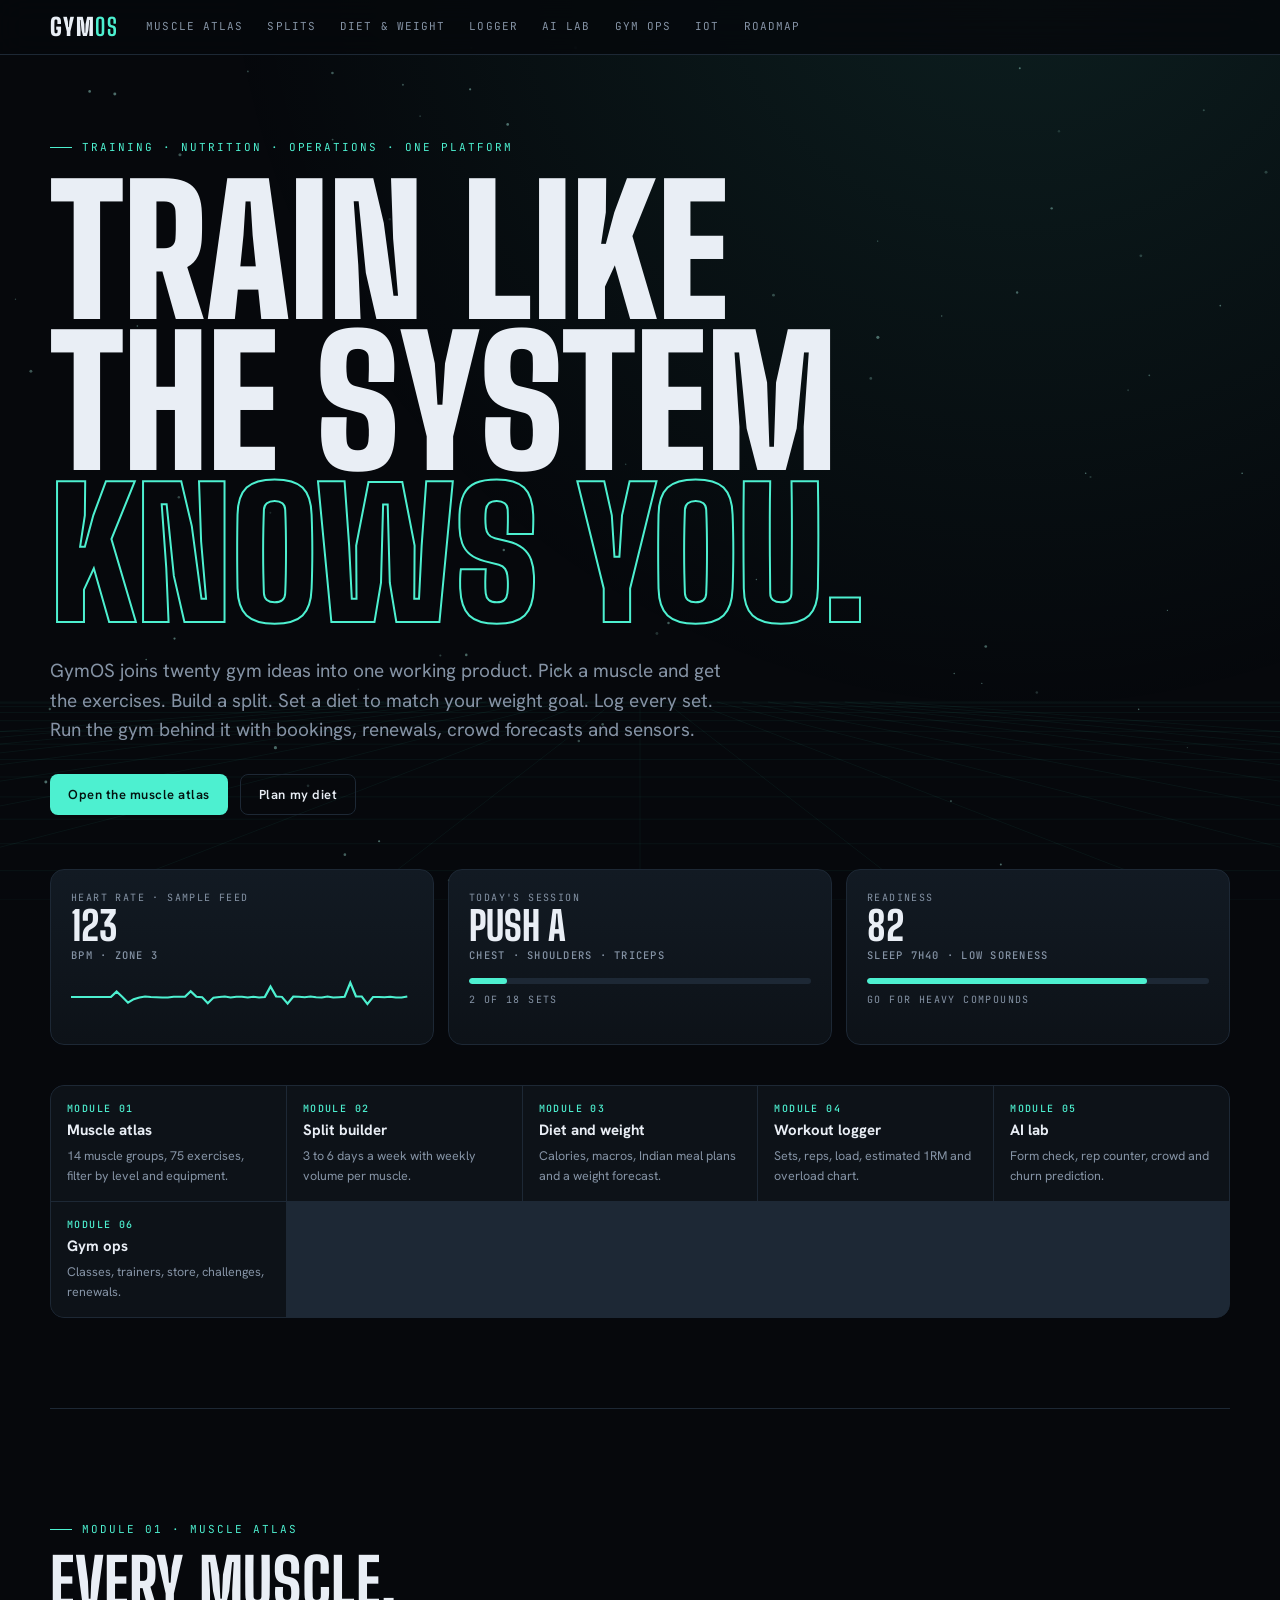
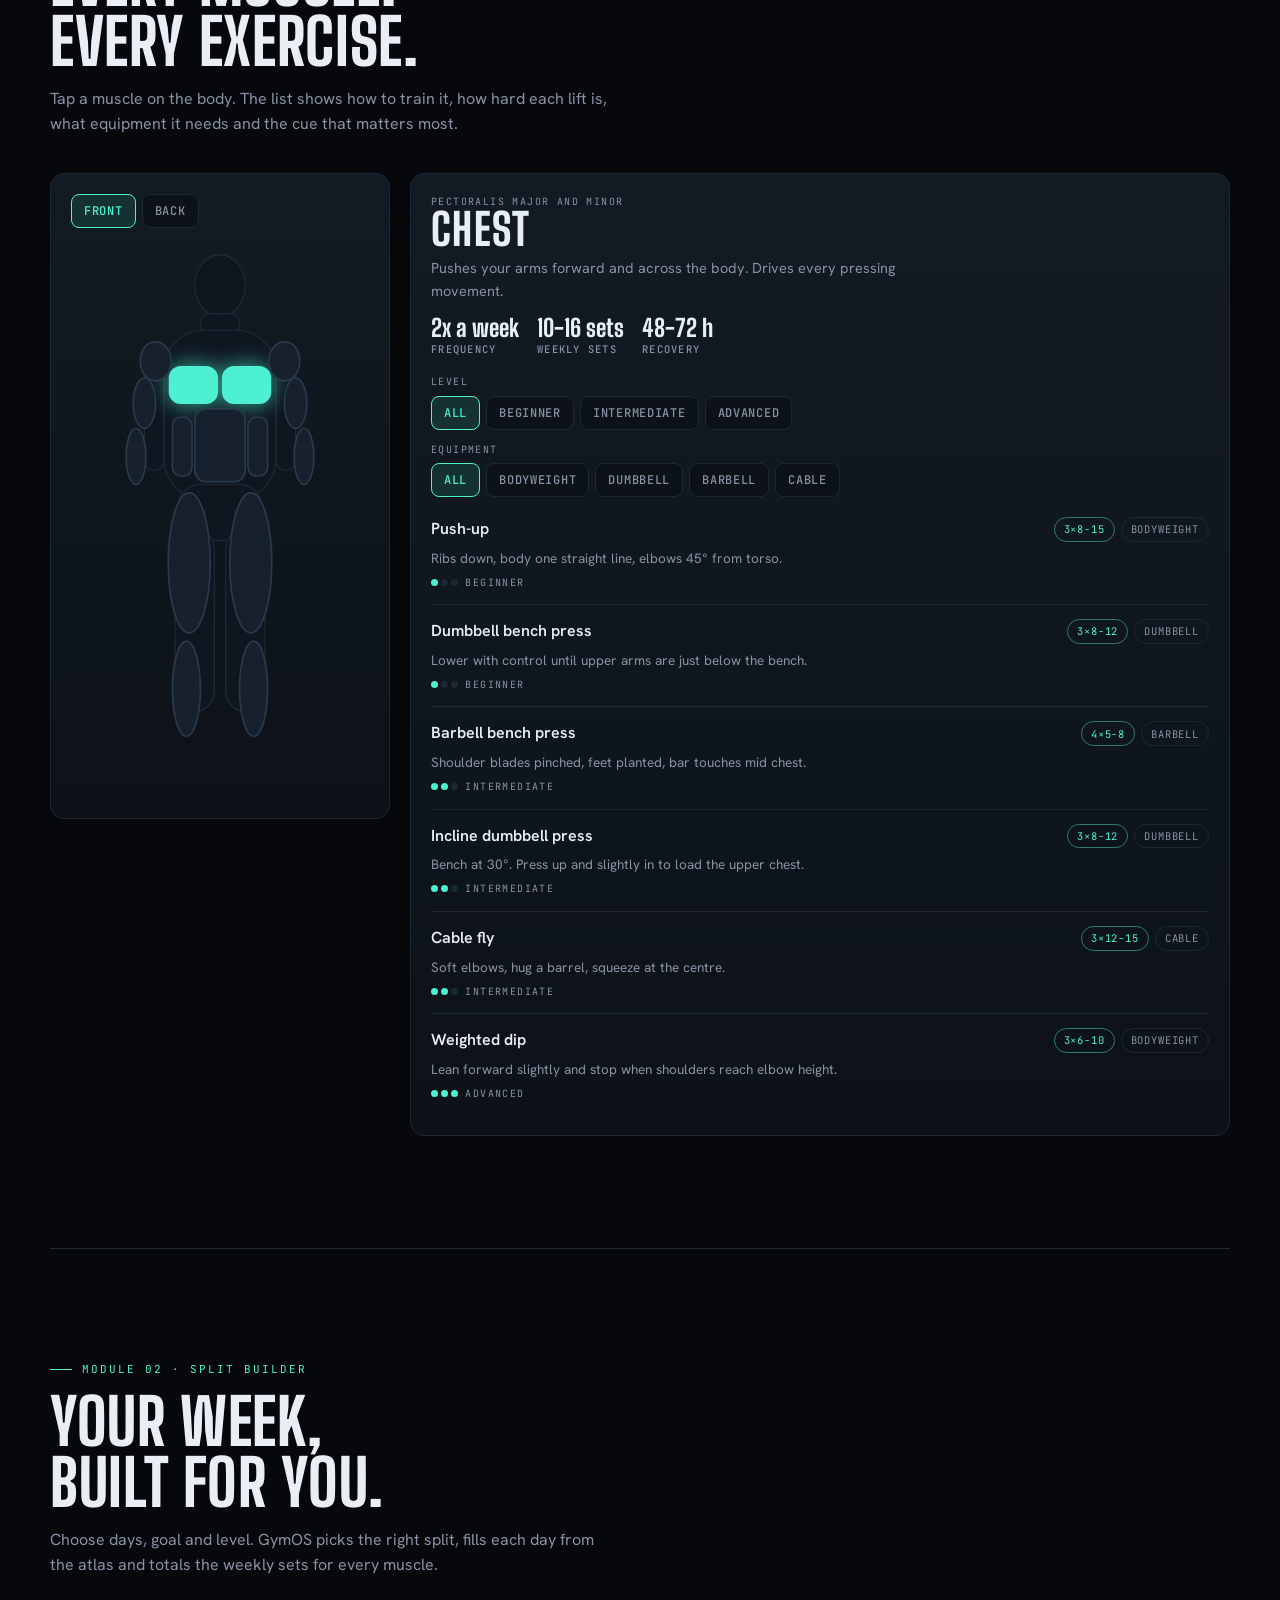
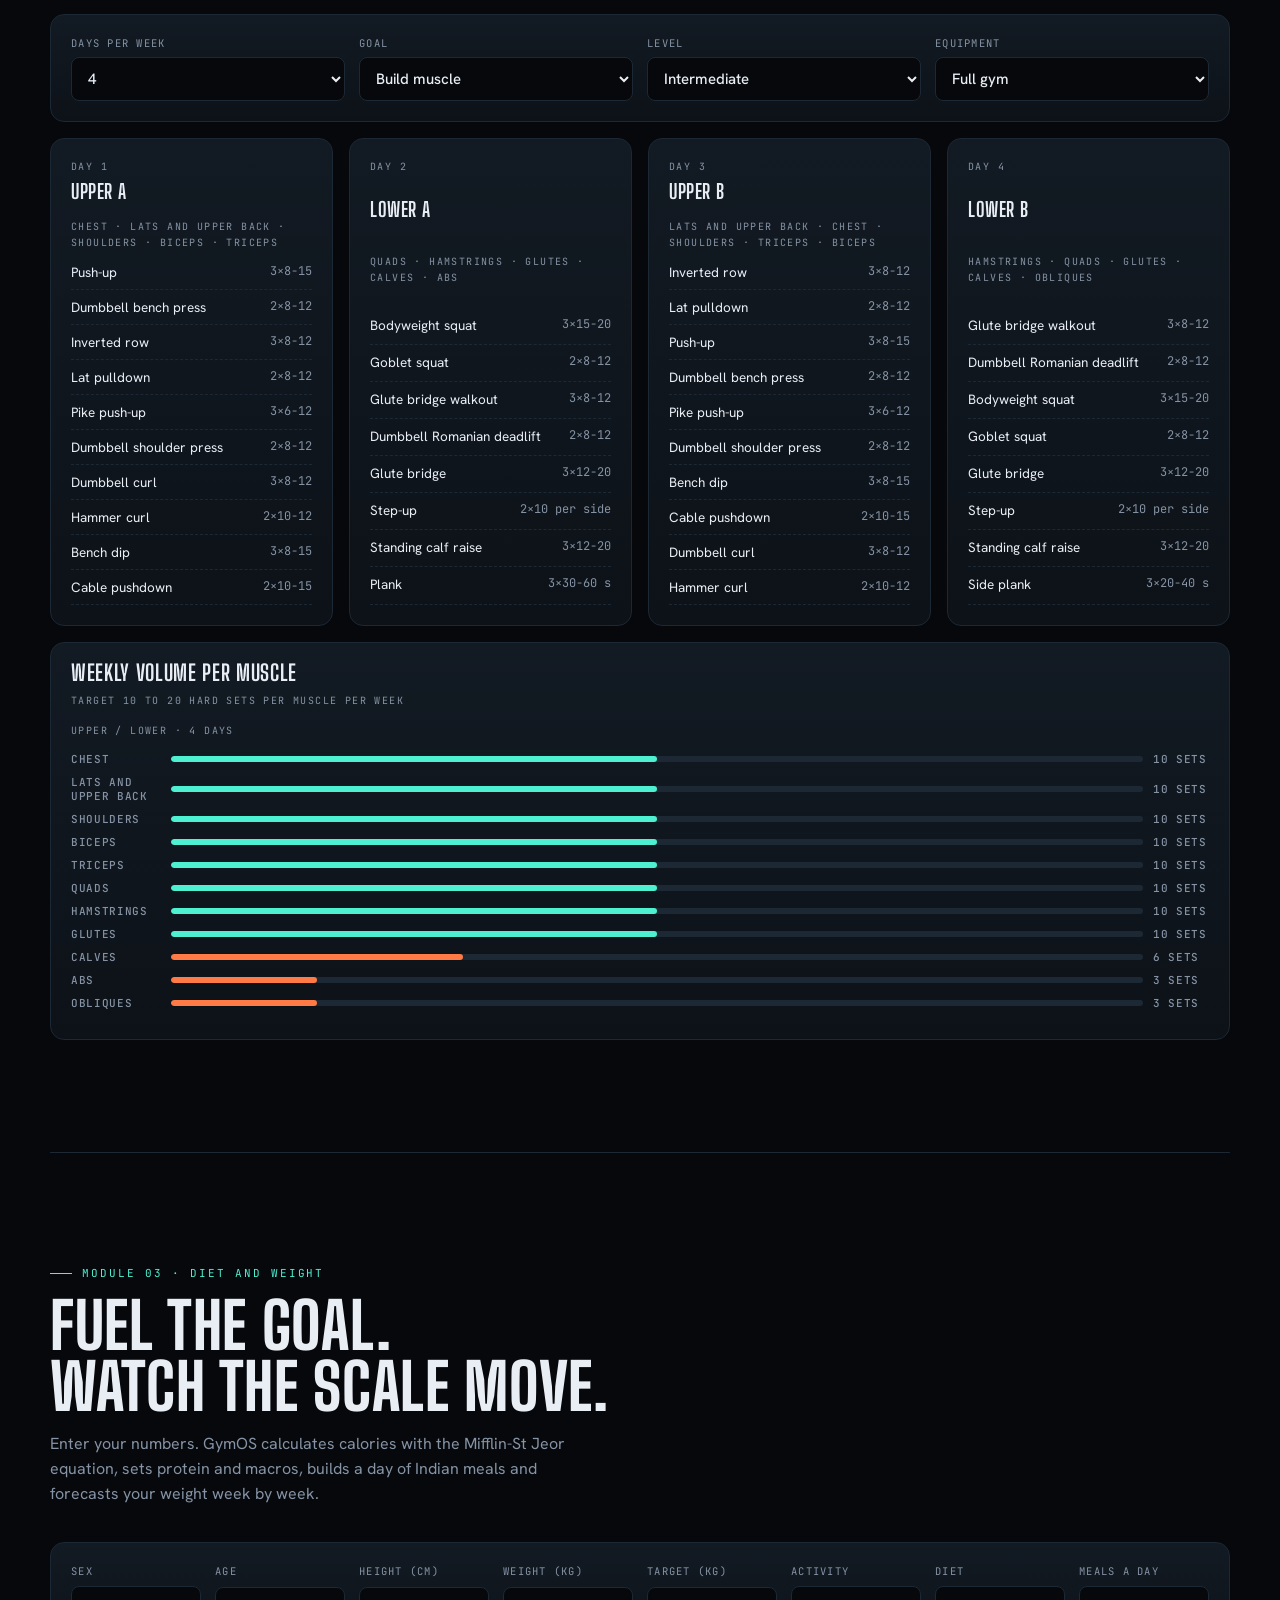
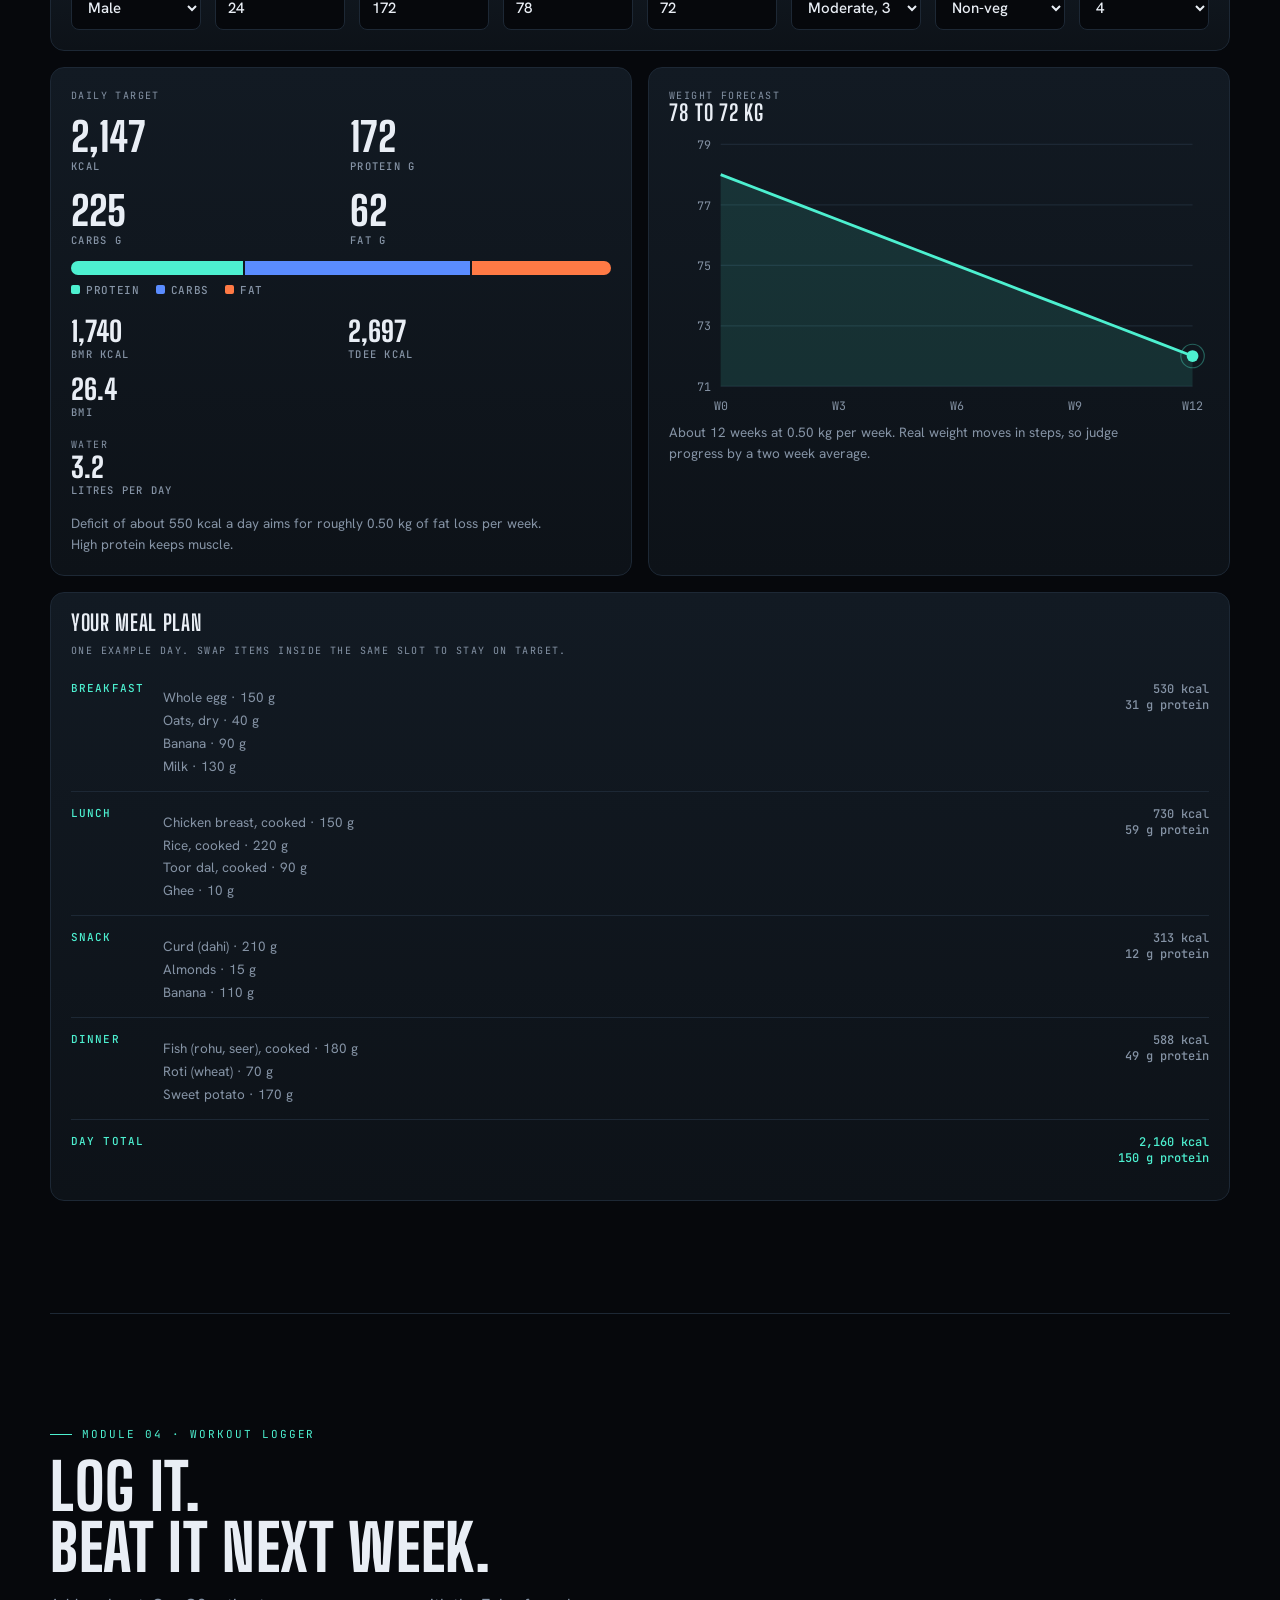
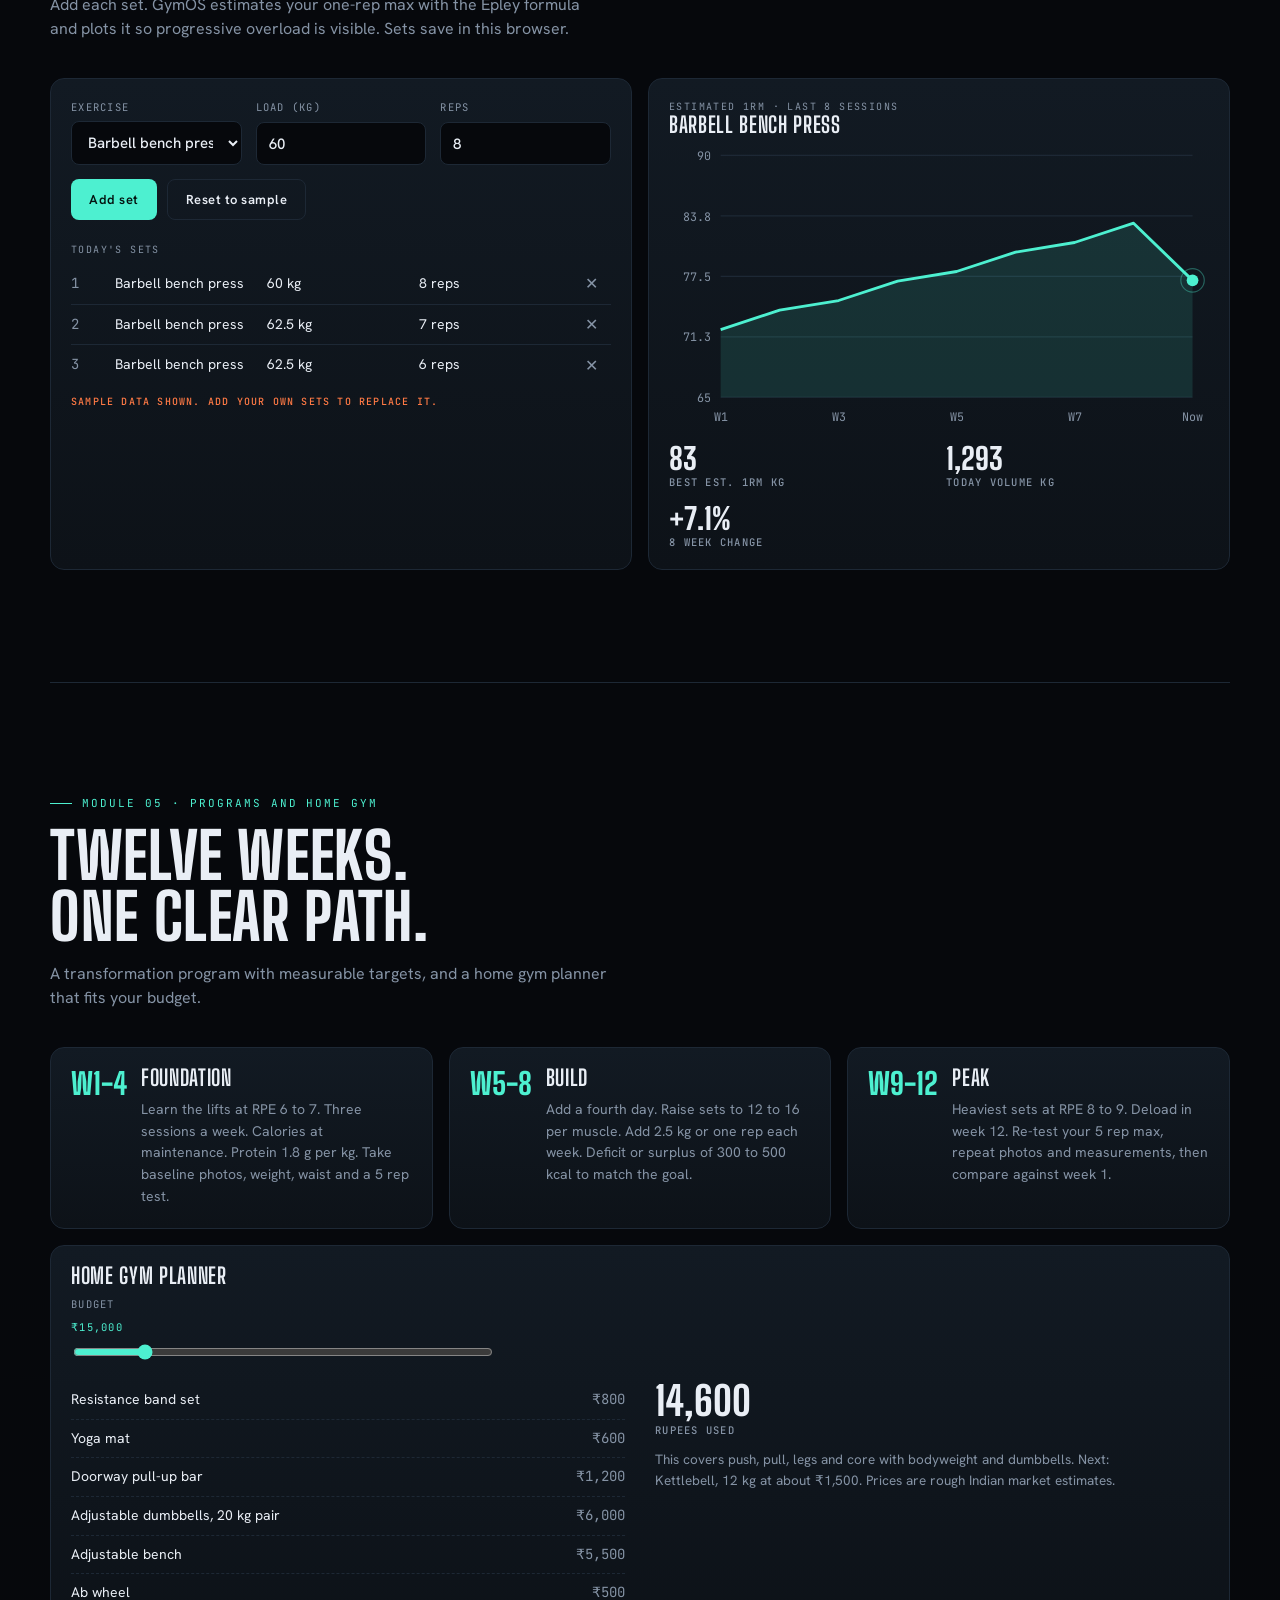
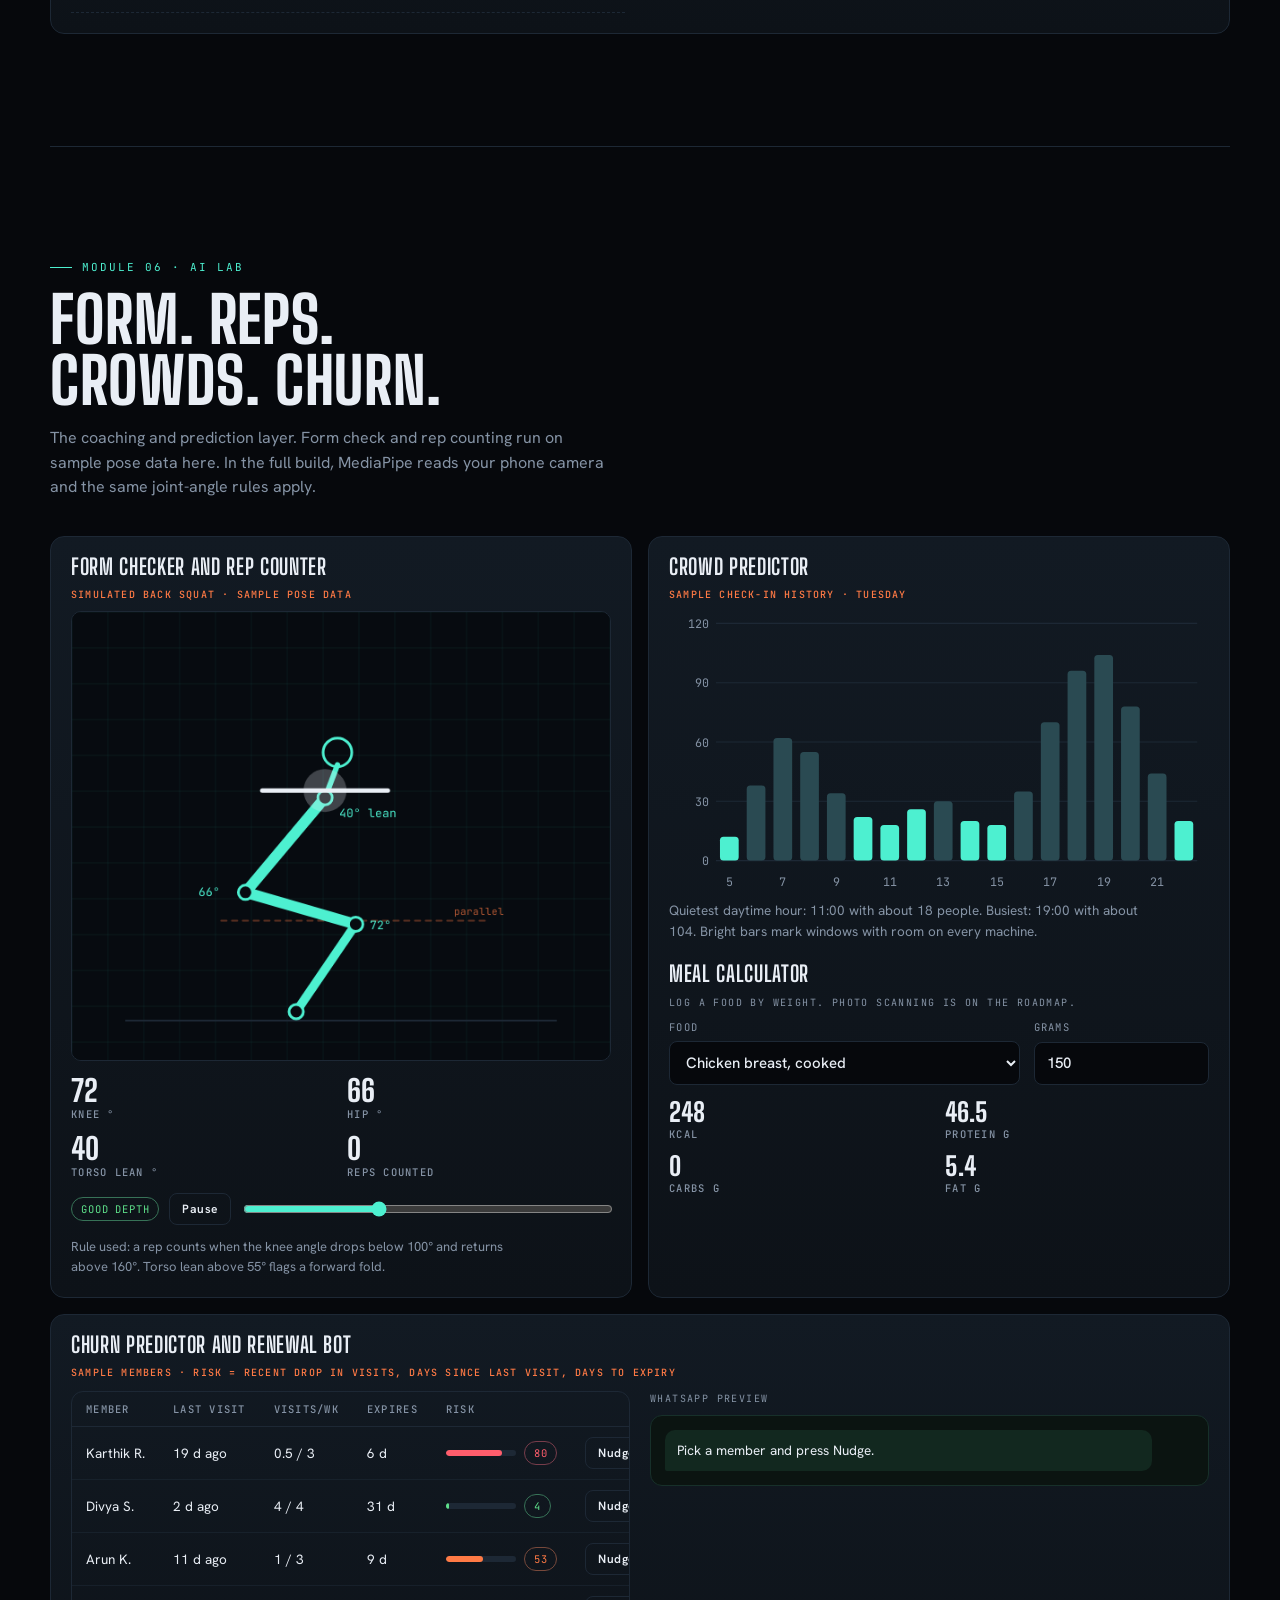
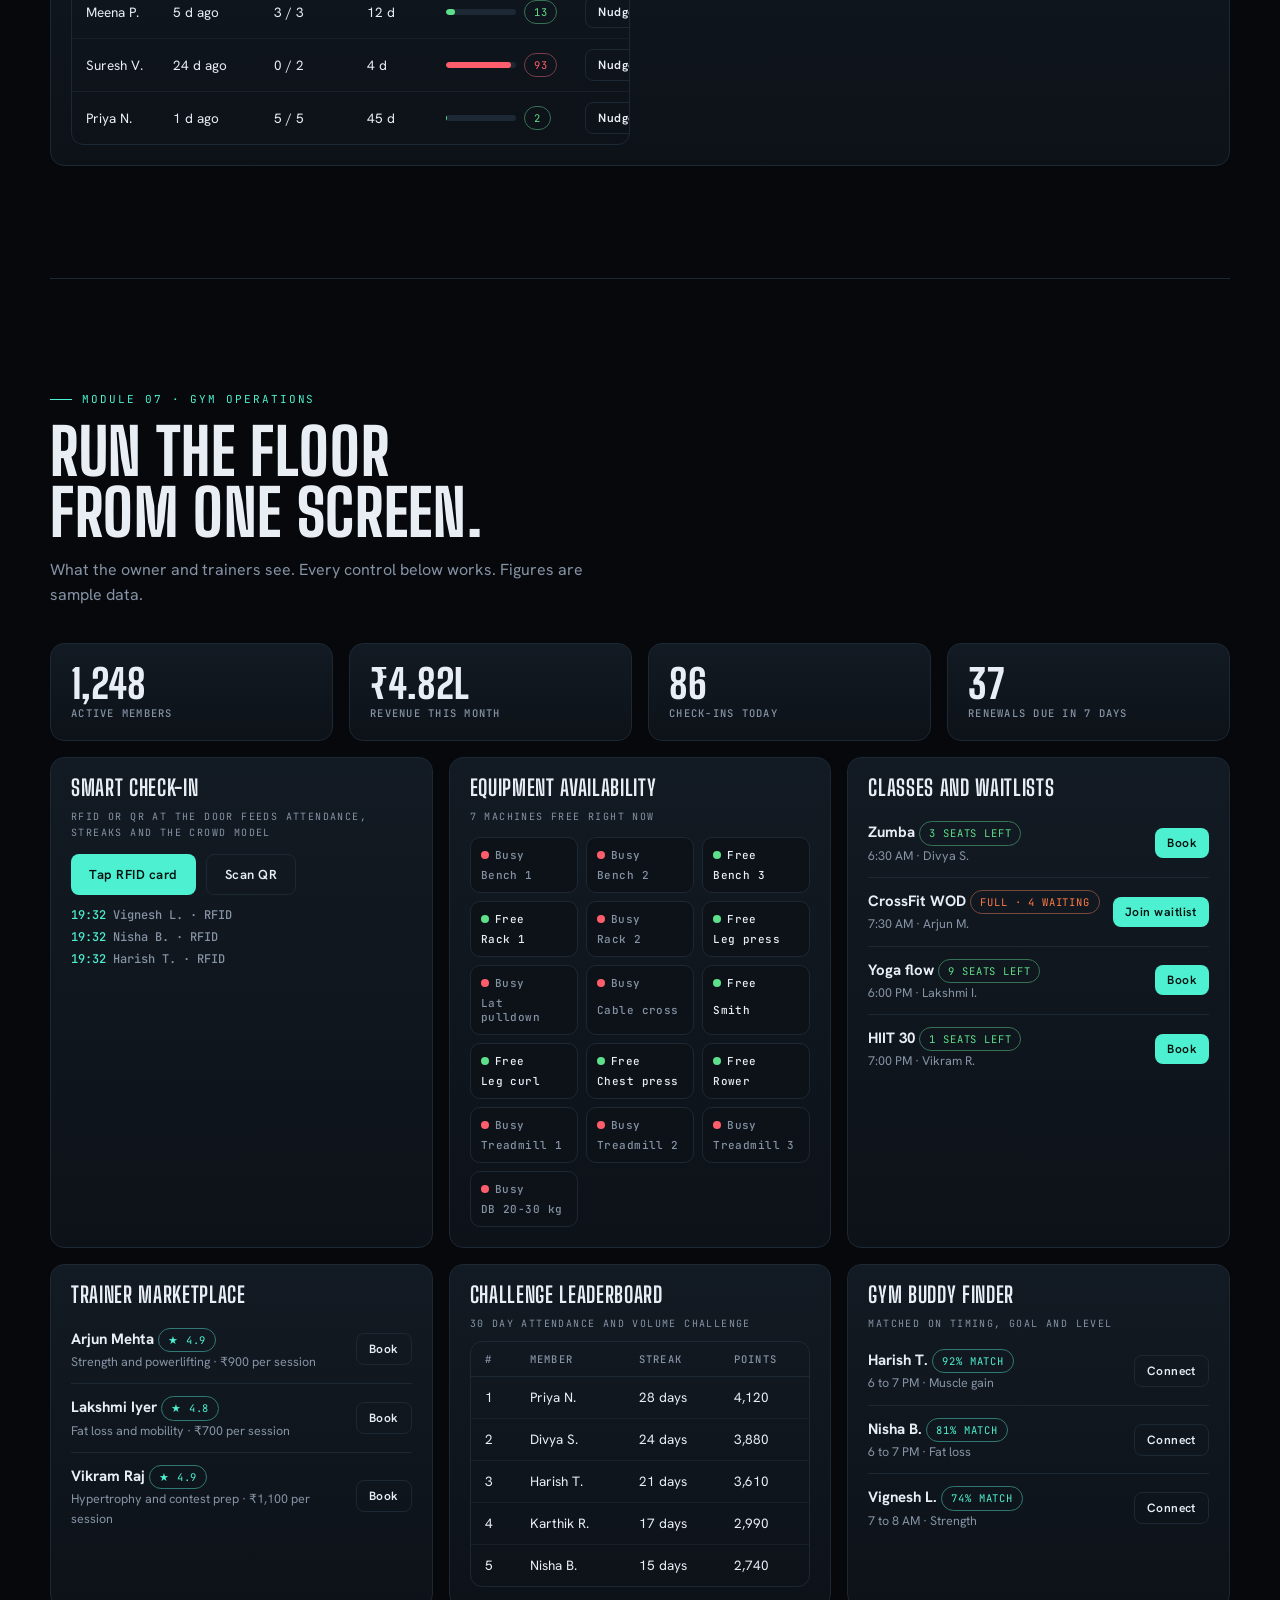
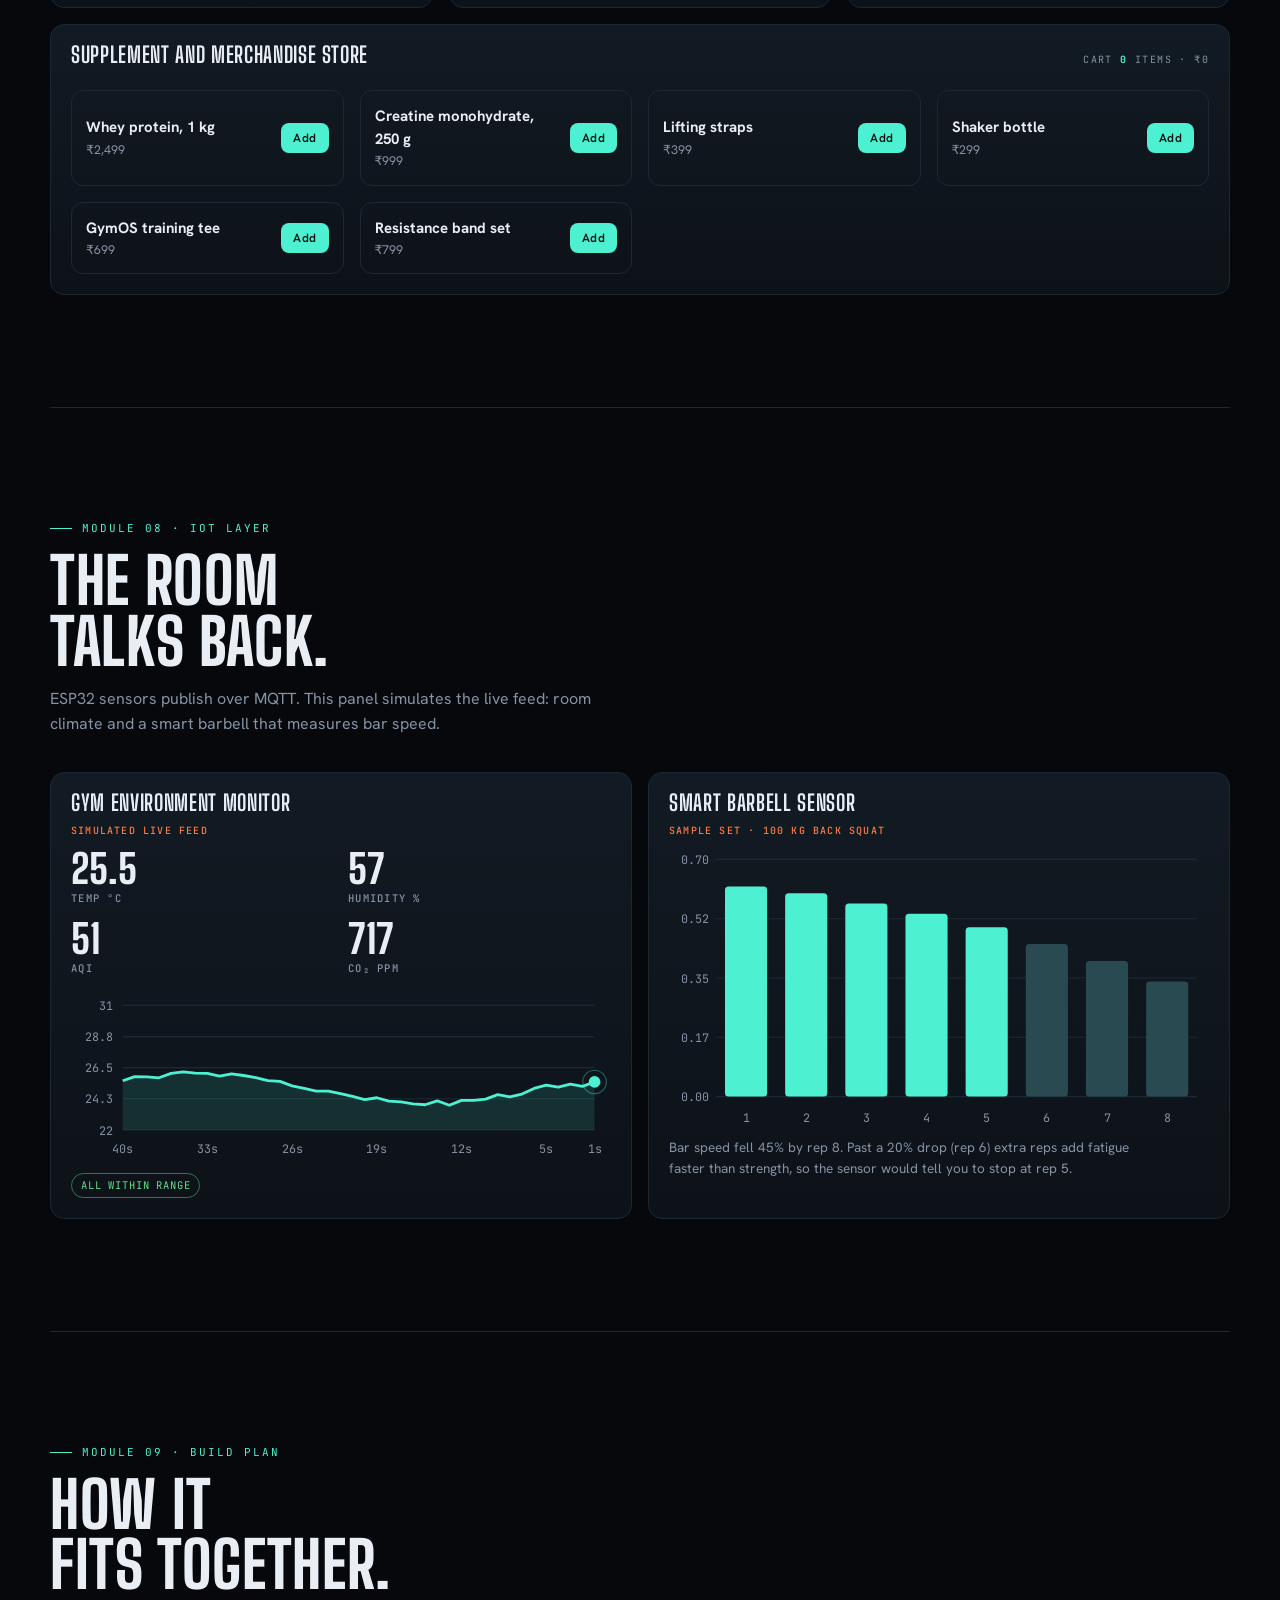
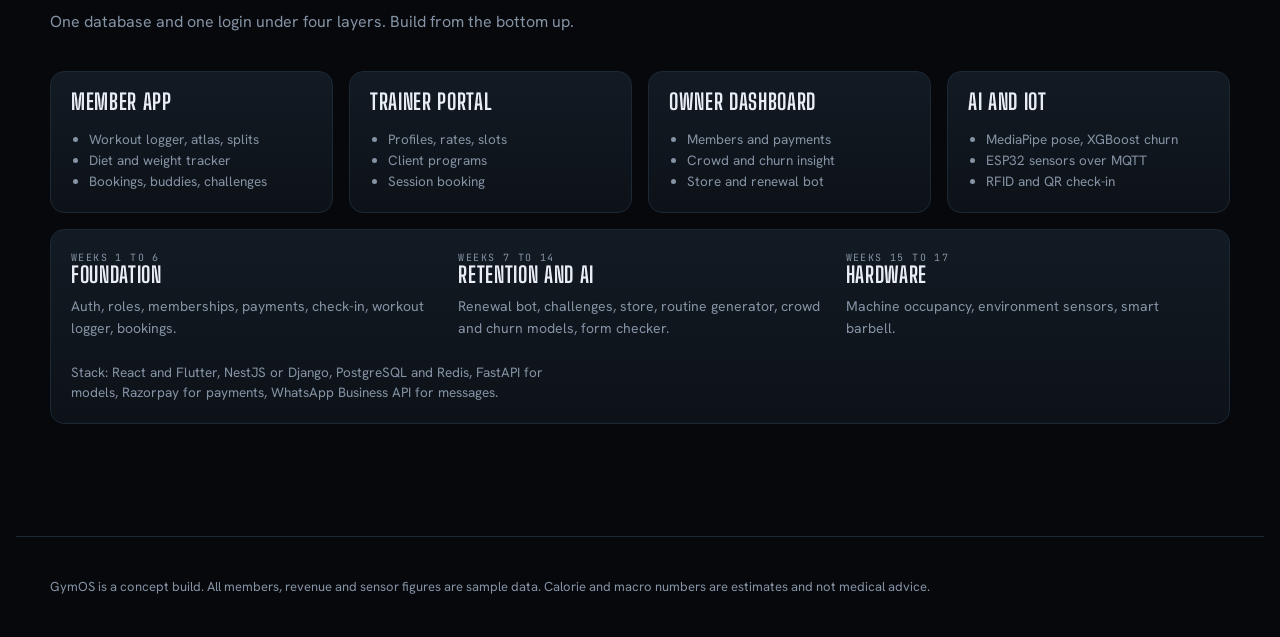
<file: public/assets/aistudio/GymOS_c711af2d.html>
<!doctype html><html><head><meta charset=utf8><meta name=viewport content="width=device-width,initial-scale=1,viewport-fit=cover"><style>:root{color-scheme:light;box-sizing:border-box;padding-top:env(safe-area-inset-top,0px);padding-bottom:env(safe-area-inset-bottom,0px)}html{scroll-padding-top:env(safe-area-inset-top,0px)}body{margin:0;padding:0;font:14px -apple-system,BlinkMacSystemFont,sans-serif;background:#fff;color:#000}img{max-width:100%}[hidden]:not([hidden=until-found i]){display:none!important}</style></head><body>
<title>GymOS</title>
<meta name="claude:viewport-fit-sides" content="cover">
<link rel="stylesheet" href="https://fonts.googleapis.com/css2?family=Big+Shoulders+Display:wght@700;800;900&family=Hanken+Grotesk:wght@400;500;600;700&family=JetBrains+Mono:wght@400;500&display=swap">
<style>
/* Layout: cinematic dark HUD. Fixed particle field behind a single column of sections; each section is a "module" of the platform. */
:root{
  --ink:#06080c; --panel:#0d1218; --panel2:#121a23; --line:#1d2835;
  --text:#e9eef5; --mute:#8593a5; --accent:#4df0d0; --accent-d:#1aa890;
  --heat:#ff7a45; --good:#5ee08a; --bad:#ff5d6c;
  --display:'Big Shoulders Display','Arial Narrow',Impact,sans-serif;
  --body:'Hanken Grotesk',system-ui,-apple-system,'Segoe UI',sans-serif;
  --mono:'JetBrains Mono',ui-monospace,Menlo,Consolas,monospace;
  color-scheme:dark;
}
*{box-sizing:border-box}
html{scroll-behavior:smooth}
body{background:var(--ink);color:var(--text);font-family:var(--body);font-size:15px;line-height:1.55;
  padding-block:0;padding-left:max(16px,env(safe-area-inset-left,0px));padding-right:max(16px,env(safe-area-inset-right,0px));margin:0}
body::before{content:"";position:fixed;inset:0 0 auto;height:env(safe-area-inset-top,0px);z-index:60;background:var(--ink)}
#fx{position:fixed;inset:0;width:100%;height:100%;z-index:-1;pointer-events:none}
.wrap{max-width:1180px;margin:0 auto}
h1,h2,h3{font-family:var(--display);text-transform:uppercase;letter-spacing:.01em;line-height:.95;margin:0;text-wrap:balance}
h2{font-size:clamp(34px,6vw,64px);font-weight:800}
h3{font-size:22px;font-weight:700;letter-spacing:.03em}
p{margin:0}
a{color:var(--accent)}
.kicker{font-family:var(--mono);font-size:11px;letter-spacing:.18em;text-transform:uppercase;color:var(--accent);display:flex;gap:10px;align-items:center}
.kicker::before{content:"";width:22px;height:1px;background:var(--accent)}
.lead{color:var(--mute);max-width:62ch;font-size:16px}
.mono{font-family:var(--mono)}
.num{font-variant-numeric:tabular-nums}
/* nav */
nav{position:sticky;top:env(safe-area-inset-top,0px);z-index:50;background:color-mix(in srgb,var(--ink) 82%,transparent);backdrop-filter:blur(14px);border-bottom:1px solid var(--line);margin-inline:calc(-1*max(16px,env(safe-area-inset-left,0px)));padding-inline:max(16px,env(safe-area-inset-left,0px))}
nav .row{max-width:1180px;margin:0 auto;display:flex;align-items:center;gap:18px;height:54px}
.logo{font-family:var(--display);font-weight:900;font-size:24px;letter-spacing:.06em;text-decoration:none;color:var(--text);white-space:nowrap}
.logo b{color:var(--accent)}
.links{display:flex;gap:4px;overflow-x:auto;scrollbar-width:none;flex:1;min-width:0}
.links a{font-family:var(--mono);font-size:11px;letter-spacing:.1em;text-transform:uppercase;color:var(--mute);text-decoration:none;padding:8px 10px;white-space:nowrap;border-radius:6px}
.links a:hover,.links a:focus-visible{color:var(--text);background:var(--panel2);outline:none}
/* sections */
section{padding-block:clamp(56px,9vw,112px);border-top:1px solid var(--line)}
section:first-of-type{border-top:0}
.head{display:grid;gap:14px;margin-bottom:36px}
.grid{display:grid;gap:16px}
.g2{grid-template-columns:repeat(auto-fit,minmax(min(100%,340px),1fr))}
.g3{grid-template-columns:repeat(auto-fit,minmax(min(100%,260px),1fr))}
.g4{grid-template-columns:repeat(auto-fit,minmax(min(100%,200px),1fr))}
.card{background:linear-gradient(180deg,var(--panel2),var(--panel));border:1px solid var(--line);border-radius:14px;padding:20px;min-width:0}
.card.flat{background:var(--panel)}
.card h3{margin-bottom:10px}
.tag{font-family:var(--mono);font-size:10px;letter-spacing:.14em;text-transform:uppercase;color:var(--mute)}
.pill{display:inline-flex;align-items:center;gap:6px;font-family:var(--mono);font-size:10.5px;letter-spacing:.08em;text-transform:uppercase;padding:3px 9px;border-radius:99px;border:1px solid var(--line);color:var(--mute);white-space:nowrap}
.pill.ok{color:var(--good);border-color:color-mix(in srgb,var(--good) 40%,var(--line))}
.pill.warn{color:var(--heat);border-color:color-mix(in srgb,var(--heat) 40%,var(--line))}
.pill.bad{color:var(--bad);border-color:color-mix(in srgb,var(--bad) 40%,var(--line))}
.pill.acc{color:var(--accent);border-color:color-mix(in srgb,var(--accent) 40%,var(--line))}
/* controls */
.btn{font:600 13px var(--body);letter-spacing:.04em;background:var(--accent);color:#04120f;border:0;border-radius:8px;padding:11px 18px;cursor:pointer;text-decoration:none;display:inline-flex;gap:8px;align-items:center}
.btn:hover{filter:brightness(1.1)}
.btn.ghost{background:transparent;color:var(--text);border:1px solid var(--line)}
.btn.ghost:hover{border-color:var(--accent);color:var(--accent)}
.btn.sm{padding:7px 12px;font-size:12px}
:focus-visible{outline:2px solid var(--accent);outline-offset:2px}
.seg{display:flex;flex-wrap:wrap;gap:6px}
.seg button{font:500 12px var(--mono);letter-spacing:.06em;text-transform:uppercase;background:var(--panel);color:var(--mute);border:1px solid var(--line);border-radius:8px;padding:8px 12px;cursor:pointer}
.seg button[aria-pressed="true"]{background:color-mix(in srgb,var(--accent) 14%,var(--panel));color:var(--accent);border-color:var(--accent)}
label.f{display:grid;gap:6px;font-family:var(--mono);font-size:10.5px;letter-spacing:.12em;text-transform:uppercase;color:var(--mute)}
input,select{font:500 15px var(--body);background:var(--ink);color:var(--text);border:1px solid var(--line);border-radius:8px;padding:10px 12px;width:100%;min-width:0}
input[type=range]{padding:0;accent-color:var(--accent)}
.form{display:grid;grid-template-columns:repeat(auto-fit,minmax(130px,1fr));gap:14px}
/* tables */
.tw{overflow-x:auto;border:1px solid var(--line);border-radius:12px}
table{border-collapse:collapse;width:100%;font-size:13.5px}
th{font:500 10.5px var(--mono);letter-spacing:.12em;text-transform:uppercase;color:var(--mute);text-align:left;padding:10px 14px;border-bottom:1px solid var(--line);white-space:nowrap}
td{padding:10px 14px;border-bottom:1px solid color-mix(in srgb,var(--line) 60%,transparent);white-space:nowrap}
tr:last-child td{border-bottom:0}
/* bars / meters */
.bar{height:6px;border-radius:9px;background:var(--line);overflow:hidden}
.bar i{display:block;height:100%;background:var(--accent);border-radius:9px;transition:width .6s cubic-bezier(.2,.8,.2,1)}
.stat{display:grid;gap:2px}
.stat b{font-family:var(--display);font-size:40px;font-weight:800;line-height:1;font-variant-numeric:tabular-nums}
.stat span{font:500 10.5px var(--mono);letter-spacing:.12em;text-transform:uppercase;color:var(--mute)}
svg text{font-family:var(--mono)}
.toast{position:fixed;left:50%;bottom:calc(20px + env(safe-area-inset-bottom,0px));transform:translate(-50%,30px);opacity:0;background:var(--panel2);border:1px solid var(--accent);color:var(--text);padding:10px 16px;border-radius:10px;font-size:13px;z-index:80;transition:.3s;pointer-events:none;max-width:calc(100% - 32px)}
.toast.on{opacity:1;transform:translate(-50%,0)}
.sample{font:500 10px var(--mono);letter-spacing:.12em;text-transform:uppercase;color:var(--heat)}
footer{border-top:1px solid var(--line);padding-block:40px calc(40px + env(safe-area-inset-bottom,0px));color:var(--mute);font-size:13px}
@media (prefers-reduced-motion:reduce){*{animation:none!important;transition:none!important;scroll-behavior:auto!important}}
</style>
<style>
.hero{padding-block:clamp(40px,7vw,84px) clamp(48px,7vw,90px);border-top:0}
.hero h1{font-size:clamp(58px,14vw,176px);font-weight:900;line-height:.86;letter-spacing:-.005em}
.hero h1 em{font-style:normal;color:transparent;-webkit-text-stroke:2px var(--accent)}
.hero .lead{margin-top:26px;font-size:clamp(16px,2vw,19px)}
.hero .cta{display:flex;flex-wrap:wrap;gap:12px;margin-top:30px}
.hud{display:grid;grid-template-columns:repeat(auto-fit,minmax(min(100%,250px),1fr));gap:14px;margin-top:54px}
.hud .card{position:relative;overflow:hidden}
.hud .card::after{content:"";position:absolute;left:0;right:0;top:-40%;height:40%;background:linear-gradient(180deg,transparent,color-mix(in srgb,var(--accent) 12%,transparent),transparent);animation:scan 5s linear infinite}
@keyframes scan{to{top:120%}}
.hud svg{width:100%;height:54px;display:block;margin-top:8px}
.rise{animation:rise .9s cubic-bezier(.2,.8,.2,1) both}
@keyframes rise{from{opacity:0;transform:translateY(22px)}to{opacity:1;transform:none}}
.mods{display:grid;grid-template-columns:repeat(auto-fit,minmax(min(100%,210px),1fr));gap:1px;background:var(--line);border:1px solid var(--line);border-radius:14px;overflow:hidden;margin-top:40px}
.mods a{background:var(--panel);padding:16px;text-decoration:none;color:var(--text);display:grid;gap:4px}
.mods a:hover{background:var(--panel2)}
.mods a span{font:500 10px var(--mono);letter-spacing:.14em;color:var(--accent);text-transform:uppercase}
.mods a small{color:var(--mute);font-size:12.5px}
/* atlas */
.atlas{display:grid;grid-template-columns:minmax(0,340px) minmax(0,1fr);gap:20px;align-items:start}
@media(max-width:820px){.atlas{grid-template-columns:1fr}}
#atlasBody{width:100%;max-height:560px;display:block}
.mz{fill:#16212d;stroke:#2a3a4c;stroke-width:1.2;cursor:pointer;transition:fill .25s,stroke .25s}
.mz:hover{fill:#1f3a3a;stroke:var(--accent)}
.mz.on{fill:var(--accent);stroke:var(--accent);filter:drop-shadow(0 0 8px color-mix(in srgb,var(--accent) 70%,transparent))}
.mz:focus-visible{outline:none;stroke:var(--accent);stroke-width:2.4}
.sil{fill:#0f1620;stroke:#1d2835;stroke-width:1}
.ex{display:grid;grid-template-columns:1fr auto;gap:6px 14px;padding:14px 0;border-bottom:1px solid var(--line)}
.ex:last-child{border-bottom:0}
.ex b{font-weight:600;font-size:16px}
.ex .cue{grid-column:1/-1;color:var(--mute);font-size:13.5px}
.ex .meta{display:flex;gap:6px;flex-wrap:wrap;justify-content:flex-end}
.dots{display:inline-flex;gap:3px}
.dots i{width:7px;height:7px;border-radius:50%;background:var(--line)}
.dots i.on{background:var(--accent)}
.facts{display:flex;gap:18px;flex-wrap:wrap;margin:14px 0 4px}
/* split */
.day{display:grid;gap:8px}
.day h3{font-size:20px}
.day ul{margin:0;padding:0;list-style:none;display:grid;gap:7px;font-size:13.5px}
.day li{display:flex;justify-content:space-between;gap:10px;border-bottom:1px dashed var(--line);padding-bottom:6px}
.day li span:last-child{font-family:var(--mono);color:var(--mute);font-size:12px;white-space:nowrap}
.vrow{display:grid;grid-template-columns:90px 1fr 56px;gap:10px;align-items:center;font:500 11px var(--mono);letter-spacing:.06em;text-transform:uppercase;color:var(--mute);margin-bottom:9px}
</style>
<canvas id="fx" aria-hidden="true"></canvas>
<nav><div class="row">
  <a class="logo" href="#top">GYM<b>OS</b></a>
  <div class="links">
    <a href="#atlas">Muscle atlas</a><a href="#split">Splits</a><a href="#fuel">Diet &amp; weight</a><a href="#log">Logger</a><a href="#lab">AI lab</a><a href="#ops">Gym ops</a><a href="#iot">IoT</a><a href="#build">Roadmap</a>
  </div>
</div></nav>

<div class="wrap" id="top">
<section class="hero">
  <div class="kicker rise">Training · Nutrition · Operations · One platform</div>
  <h1 class="rise" style="animation-delay:.08s;margin-top:20px">Train like<br>the system<br><em>knows you.</em></h1>
  <p class="lead rise" style="animation-delay:.2s">GymOS joins twenty gym ideas into one working product. Pick a muscle and get the exercises. Build a split. Set a diet to match your weight goal. Log every set. Run the gym behind it with bookings, renewals, crowd forecasts and sensors.</p>
  <div class="cta rise" style="animation-delay:.3s">
    <a class="btn" href="#atlas">Open the muscle atlas</a>
    <a class="btn ghost" href="#fuel">Plan my diet</a>
  </div>
  <div class="hud rise" style="animation-delay:.4s">
    <div class="card"><div class="tag">Heart rate · sample feed</div><div class="stat"><b id="hrNum">128</b><span>BPM · zone 3</span></div><svg id="hrSvg" viewBox="0 0 300 54" preserveAspectRatio="none"><polyline id="hrLine" fill="none" stroke="var(--accent)" stroke-width="2" points=""/></svg></div>
    <div class="card"><div class="tag">Today's session</div><div class="stat"><b>PUSH A</b><span>Chest · shoulders · triceps</span></div><div class="bar" style="margin-top:16px"><i id="sessBar" style="width:0"></i></div><div class="tag" style="margin-top:8px" id="sessTxt">0 of 18 sets</div></div>
    <div class="card"><div class="tag">Readiness</div><div class="stat"><b id="readyNum">82</b><span>Sleep 7h40 · low soreness</span></div><div class="bar" style="margin-top:16px"><i style="width:82%"></i></div><div class="tag" style="margin-top:8px">Go for heavy compounds</div></div>
  </div>
  <div class="mods">
    <a href="#atlas"><span>Module 01</span><b>Muscle atlas</b><small>14 muscle groups, 75 exercises, filter by level and equipment.</small></a>
    <a href="#split"><span>Module 02</span><b>Split builder</b><small>3 to 6 days a week with weekly volume per muscle.</small></a>
    <a href="#fuel"><span>Module 03</span><b>Diet and weight</b><small>Calories, macros, Indian meal plans and a weight forecast.</small></a>
    <a href="#log"><span>Module 04</span><b>Workout logger</b><small>Sets, reps, load, estimated 1RM and overload chart.</small></a>
    <a href="#lab"><span>Module 05</span><b>AI lab</b><small>Form check, rep counter, crowd and churn prediction.</small></a>
    <a href="#ops"><span>Module 06</span><b>Gym ops</b><small>Classes, trainers, store, challenges, renewals.</small></a>
  </div>
</section>

<section id="atlas">
  <div class="head"><div class="kicker">Module 01 · Muscle atlas</div><h2>Every muscle.<br>Every exercise.</h2><p class="lead">Tap a muscle on the body. The list shows how to train it, how hard each lift is, what equipment it needs and the cue that matters most.</p></div>
  <div class="atlas">
    <div class="card">
      <div class="seg" id="viewSeg" style="margin-bottom:10px"><button aria-pressed="true" data-v="front">Front</button><button aria-pressed="false" data-v="back">Back</button></div>
      <svg id="atlasBody" viewBox="0 0 200 400" role="group" aria-label="Body map"></svg>
    </div>
    <div class="card">
      <div class="tag" id="mRegion">Chest</div>
      <h3 id="muscleTitle" style="font-size:44px;font-weight:800;margin-bottom:6px">Chest</h3>
      <p class="lead" id="mDesc" style="font-size:14.5px"></p>
      <div class="facts" id="mFacts"></div>
      <div style="display:grid;gap:12px;margin:18px 0 6px">
        <div><div class="tag" style="margin-bottom:6px">Level</div><div class="seg" id="lvlSeg"><button aria-pressed="true" data-l="0">All</button><button aria-pressed="false" data-l="1">Beginner</button><button aria-pressed="false" data-l="2">Intermediate</button><button aria-pressed="false" data-l="3">Advanced</button></div></div>
        <div><div class="tag" style="margin-bottom:6px">Equipment</div><div class="seg" id="eqSeg"></div></div>
      </div>
      <div id="exList"></div>
    </div>
  </div>
</section>

<section id="split">
  <div class="head"><div class="kicker">Module 02 · Split builder</div><h2>Your week,<br>built for you.</h2><p class="lead">Choose days, goal and level. GymOS picks the right split, fills each day from the atlas and totals the weekly sets for every muscle.</p></div>
  <div class="card" style="margin-bottom:16px">
    <div class="form">
      <label class="f">Days per week<select id="spDays"><option>3</option><option selected>4</option><option>5</option><option>6</option></select></label>
      <label class="f">Goal<select id="spGoal"><option value="mass">Build muscle</option><option value="strength">Get stronger</option><option value="cut">Lose fat, keep muscle</option></select></label>
      <label class="f">Level<select id="spLvl"><option value="1">Beginner</option><option value="2" selected>Intermediate</option><option value="3">Advanced</option></select></label>
      <label class="f">Equipment<select id="spEq"><option value="gym" selected>Full gym</option><option value="home">Dumbbells and bodyweight</option></select></label>
    </div>
  </div>
  <div class="grid g3" id="splitOut"></div>
  <div class="card" style="margin-top:16px"><h3>Weekly volume per muscle</h3><div class="tag" style="margin-bottom:14px">Target 10 to 20 hard sets per muscle per week</div><div id="volOut"></div></div>
</section>
<style>
.macro{display:flex;height:14px;border-radius:9px;overflow:hidden;gap:2px;margin:12px 0 8px}
.macro i{display:block;height:100%}
.legend{display:flex;gap:16px;flex-wrap:wrap;font:500 11px var(--mono);letter-spacing:.06em;color:var(--mute);text-transform:uppercase}
.legend s{display:inline-block;width:9px;height:9px;border-radius:2px;margin-right:6px;text-decoration:none}
.meal{display:grid;grid-template-columns:78px 1fr auto;gap:14px;padding:14px 0;border-bottom:1px solid var(--line);align-items:start}
.meal:last-child{border-bottom:0}
.meal .t{font:500 11px var(--mono);letter-spacing:.1em;color:var(--accent);text-transform:uppercase}
.meal ul{margin:6px 0 0;padding:0;list-style:none;color:var(--mute);font-size:13.5px;display:grid;gap:2px}
.meal .k{font:500 12px var(--mono);color:var(--mute);text-align:right;white-space:nowrap}
.chart{width:100%;height:auto;display:block}
.setrow{display:grid;grid-template-columns:34px 1fr 1fr 1fr 40px;gap:10px;align-items:center;padding:9px 0;border-bottom:1px solid var(--line);font-size:14px}
.setrow:last-child{border-bottom:0}
.setrow button{background:none;border:0;color:var(--mute);cursor:pointer;font-size:16px}
.step{display:grid;grid-template-columns:auto 1fr;gap:14px}
.step .n{font:800 30px var(--display);color:var(--accent);line-height:1}
.gear{display:flex;justify-content:space-between;gap:12px;padding:8px 0;border-bottom:1px dashed var(--line);font-size:14px}
.gear span:last-child{font-family:var(--mono);color:var(--mute);white-space:nowrap}
</style>
<section id="fuel">
  <div class="head"><div class="kicker">Module 03 · Diet and weight</div><h2>Fuel the goal.<br>Watch the scale move.</h2><p class="lead">Enter your numbers. GymOS calculates calories with the Mifflin-St Jeor equation, sets protein and macros, builds a day of Indian meals and forecasts your weight week by week.</p></div>
  <div class="card" style="margin-bottom:16px">
    <div class="form">
      <label class="f">Sex<select id="nSex"><option value="m">Male</option><option value="f">Female</option></select></label>
      <label class="f">Age<input id="nAge" type="number" value="24" min="14" max="80"></label>
      <label class="f">Height (cm)<input id="nHt" type="number" value="172" min="120" max="230"></label>
      <label class="f">Weight (kg)<input id="nWt" type="number" value="78" min="35" max="250" step=".5"></label>
      <label class="f">Target (kg)<input id="nTarget" type="number" value="72" min="35" max="250" step=".5"></label>
      <label class="f">Activity<select id="nAct"><option value="1.2">Desk job, little exercise</option><option value="1.375">Light, 1 to 3 days</option><option value="1.55" selected>Moderate, 3 to 5 days</option><option value="1.725">Heavy, 6 to 7 days</option></select></label>
      <label class="f">Diet<select id="nDiet"><option value="nonveg">Non-veg</option><option value="egg">Eggetarian</option><option value="veg">Vegetarian</option><option value="vegan">Vegan</option></select></label>
      <label class="f">Meals a day<select id="nMeals"><option>3</option><option selected>4</option><option>5</option></select></label>
    </div>
  </div>
  <div class="grid g2">
    <div class="card">
      <div class="tag">Daily target</div>
      <div class="grid g4" style="margin:14px 0;gap:18px"><div class="stat"><b id="oKcal">0</b><span>kcal</span></div><div class="stat"><b id="oP">0</b><span>protein g</span></div><div class="stat"><b id="oC">0</b><span>carbs g</span></div><div class="stat"><b id="oF">0</b><span>fat g</span></div></div>
      <div class="macro" id="macroBar"></div>
      <div class="legend"><span><s style="background:var(--accent)"></s>Protein</span><span><s style="background:#5a8cff"></s>Carbs</span><span><s style="background:var(--heat)"></s>Fat</span></div>
      <div class="grid g3" style="margin-top:20px;gap:14px"><div class="stat"><b id="oBmr" style="font-size:28px">0</b><span>BMR kcal</span></div><div class="stat"><b id="oTdee" style="font-size:28px">0</b><span>TDEE kcal</span></div><div class="stat"><b id="oBmi" style="font-size:28px">0</b><span>BMI</span></div></div>
      <div class="tag" style="margin-top:18px">Water</div><div class="stat"><b id="oWater" style="font-size:28px">0</b><span>litres per day</span></div>
      <p class="lead" id="oNote" style="font-size:13.5px;margin-top:16px"></p>
    </div>
    <div class="card">
      <div class="tag">Weight forecast</div>
      <h3 id="wtHead" style="margin-bottom:4px">78 to 72 kg</h3>
      <svg class="chart" id="wtChart" viewBox="0 0 460 250" role="img" aria-label="Weight forecast chart"></svg>
      <p class="lead" id="wtNote" style="font-size:13.5px"></p>
    </div>
  </div>
  <div class="card" style="margin-top:16px"><h3>Your meal plan</h3><div class="tag" style="margin-bottom:8px">One example day. Swap items inside the same slot to stay on target.</div><div id="mealOut"></div></div>
</section>

<section id="log">
  <div class="head"><div class="kicker">Module 04 · Workout logger</div><h2>Log it.<br>Beat it next week.</h2><p class="lead">Add each set. GymOS estimates your one-rep max with the Epley formula and plots it so progressive overload is visible. Sets save in this browser.</p></div>
  <div class="grid g2">
    <div class="card">
      <div class="form" style="grid-template-columns:repeat(auto-fit,minmax(110px,1fr))">
        <label class="f">Exercise<select id="lgEx"></select></label>
        <label class="f">Load (kg)<input id="lgKg" type="number" value="60" step="2.5" min="0"></label>
        <label class="f">Reps<input id="lgReps" type="number" value="8" min="1" max="50"></label>
      </div>
      <div style="display:flex;gap:10px;margin-top:14px;flex-wrap:wrap"><button class="btn" id="lgAdd">Add set</button><button class="btn ghost" id="lgReset">Reset to sample</button></div>
      <div class="tag" style="margin:22px 0 6px">Today's sets</div><div id="lgList"></div>
      <div class="sample" id="lgSample" style="margin-top:10px">Sample data shown. Add your own sets to replace it.</div>
    </div>
    <div class="card">
      <div class="tag">Estimated 1RM · last 8 sessions</div>
      <h3 id="ormHead" style="margin-bottom:4px">Bench press</h3>
      <svg class="chart" id="ormChart" viewBox="0 0 460 250" role="img" aria-label="Estimated one rep max chart"></svg>
      <div class="grid g3" style="gap:14px;margin-top:10px"><div class="stat"><b id="lgPR" style="font-size:30px">0</b><span>Best est. 1RM kg</span></div><div class="stat"><b id="lgVol" style="font-size:30px">0</b><span>Today volume kg</span></div><div class="stat"><b id="lgGain" style="font-size:30px">0</b><span>8 week change</span></div></div>
    </div>
  </div>
</section>

<section id="plan">
  <div class="head"><div class="kicker">Module 05 · Programs and home gym</div><h2>Twelve weeks.<br>One clear path.</h2><p class="lead">A transformation program with measurable targets, and a home gym planner that fits your budget.</p></div>
  <div class="grid g3">
    <div class="card"><div class="step"><div class="n">W1-4</div><div><h3>Foundation</h3><p class="lead" style="font-size:14px">Learn the lifts at RPE 6 to 7. Three sessions a week. Calories at maintenance. Protein 1.8 g per kg. Take baseline photos, weight, waist and a 5 rep test.</p></div></div></div>
    <div class="card"><div class="step"><div class="n">W5-8</div><div><h3>Build</h3><p class="lead" style="font-size:14px">Add a fourth day. Raise sets to 12 to 16 per muscle. Add 2.5 kg or one rep each week. Deficit or surplus of 300 to 500 kcal to match the goal.</p></div></div></div>
    <div class="card"><div class="step"><div class="n">W9-12</div><div><h3>Peak</h3><p class="lead" style="font-size:14px">Heaviest sets at RPE 8 to 9. Deload in week 12. Re-test your 5 rep max, repeat photos and measurements, then compare against week 1.</p></div></div></div>
  </div>
  <div class="card" style="margin-top:16px">
    <h3>Home gym planner</h3>
    <label class="f" style="max-width:420px;margin:10px 0 18px">Budget <span id="hgBud" class="mono" style="color:var(--accent)"></span><input id="hgRange" type="range" min="3000" max="80000" step="1000" value="15000"></label>
    <div class="grid g2" style="gap:30px"><div id="hgList"></div><div><div class="stat"><b id="hgSpent">0</b><span>Rupees used</span></div><p class="lead" id="hgNote" style="font-size:13.5px;margin-top:12px"></p></div></div>
  </div>
</section>
<style>
#fcCanvas{width:100%;height:auto;aspect-ratio:6/5;border-radius:10px;background:#070b10;border:1px solid var(--line);display:block}
.wa{background:#0b1411;border:1px solid #17302a;border-radius:12px;padding:14px;display:grid;gap:8px;font-size:13.5px}
.wa .bub{background:#12281f;border-radius:10px 10px 10px 2px;padding:10px 12px;max-width:92%}
.risk{display:inline-flex;align-items:center;gap:8px}
.risk .bar{width:70px}
</style>
<section id="lab">
  <div class="head"><div class="kicker">Module 06 · AI lab</div><h2>Form. Reps.<br>Crowds. Churn.</h2><p class="lead">The coaching and prediction layer. Form check and rep counting run on sample pose data here. In the full build, MediaPipe reads your phone camera and the same joint-angle rules apply.</p></div>
  <div class="grid g2">
    <div class="card">
      <h3>Form checker and rep counter</h3><div class="sample" style="margin-bottom:10px">Simulated back squat · sample pose data</div>
      <canvas id="fcCanvas" width="600" height="500" aria-label="Animated squat skeleton with joint angles"></canvas>
      <div class="grid g4" style="gap:12px;margin:14px 0"><div class="stat"><b id="fcKnee" style="font-size:30px">0</b><span>Knee °</span></div><div class="stat"><b id="fcHip" style="font-size:30px">0</b><span>Hip °</span></div><div class="stat"><b id="fcBack" style="font-size:30px">0</b><span>Torso lean °</span></div><div class="stat"><b id="fcReps" style="font-size:30px">0</b><span>Reps counted</span></div></div>
      <div style="display:flex;gap:10px;align-items:center;flex-wrap:wrap"><span class="pill ok" id="fcVerdict">Good depth</span><button class="btn ghost sm" id="fcPlay">Pause</button><label class="f" style="flex:1;min-width:140px"><input id="fcPhase" type="range" min="0" max="100" value="0" aria-label="Rep phase"></label></div>
      <p class="lead" style="font-size:13px;margin-top:12px">Rule used: a rep counts when the knee angle drops below 100° and returns above 160°. Torso lean above 55° flags a forward fold.</p>
    </div>
    <div class="card">
      <h3>Crowd predictor</h3><div class="sample" style="margin-bottom:6px">Sample check-in history · Tuesday</div>
      <svg class="chart" id="crowdChart" viewBox="0 0 460 250" role="img" aria-label="Expected gym occupancy by hour"></svg>
      <p class="lead" id="crowdNote" style="font-size:13.5px"></p>
      <h3 style="margin-top:22px">Meal calculator</h3><div class="tag" style="margin-bottom:8px">Log a food by weight. Photo scanning is on the roadmap.</div>
      <div class="form" style="grid-template-columns:2fr 1fr"><label class="f">Food<select id="mfFood"></select></label><label class="f">Grams<input id="mfG" type="number" value="150" min="10" step="10"></label></div>
      <div class="grid g4" style="gap:12px;margin-top:14px" id="mfOut"></div>
    </div>
  </div>
  <div class="card" style="margin-top:16px">
    <h3>Churn predictor and renewal bot</h3><div class="sample" style="margin-bottom:12px">Sample members · risk = recent drop in visits, days since last visit, days to expiry</div>
    <div class="grid g2" style="gap:20px">
      <div class="tw"><table><thead><tr><th>Member</th><th>Last visit</th><th>Visits/wk</th><th>Expires</th><th>Risk</th><th></th></tr></thead><tbody id="churnBody"></tbody></table></div>
      <div><div class="tag" style="margin-bottom:8px">WhatsApp preview</div><div class="wa" id="waBox"><div class="bub">Pick a member and press Nudge.</div></div></div>
    </div>
  </div>
</section>
<style>
.row2{display:flex;justify-content:space-between;align-items:center;gap:12px;padding:12px 0;border-bottom:1px solid var(--line)}
.row2:last-child{border-bottom:0}
.row2 > div{min-width:0}
.row2 small{color:var(--mute);display:block;font-size:12.5px}
.eq{display:grid;grid-template-columns:repeat(auto-fill,minmax(92px,1fr));gap:8px}
.eq div{border:1px solid var(--line);border-radius:10px;padding:10px;font:500 11px var(--mono);letter-spacing:.04em;display:grid;gap:6px;background:var(--panel)}
.eq div i{width:8px;height:8px;border-radius:50%;background:var(--good);display:inline-block;margin-right:6px}
.eq div.busy i{background:var(--bad)}
.eq div.busy{color:var(--mute)}
.feed{display:grid;gap:6px;font:500 12px var(--mono);color:var(--mute);max-height:150px;overflow:auto;margin-top:12px}
.feed b{color:var(--accent);font-weight:500}
.layer{display:grid;gap:6px}
.layer ul{margin:0;padding-left:18px;color:var(--mute);font-size:13.5px}
</style>
<section id="ops">
  <div class="head"><div class="kicker">Module 07 · Gym operations</div><h2>Run the floor<br>from one screen.</h2><p class="lead">What the owner and trainers see. Every control below works. Figures are sample data.</p></div>
  <div class="grid g4" style="margin-bottom:16px">
    <div class="card"><div class="stat"><b id="kMembers">1,248</b><span>Active members</span></div></div>
    <div class="card"><div class="stat"><b id="kRev">₹4.82L</b><span>Revenue this month</span></div></div>
    <div class="card"><div class="stat"><b id="kIn">86</b><span>Check-ins today</span></div></div>
    <div class="card"><div class="stat"><b id="kRenew">37</b><span>Renewals due in 7 days</span></div></div>
  </div>
  <div class="grid g2">
    <div class="card"><h3>Smart check-in</h3><div class="tag">RFID or QR at the door feeds attendance, streaks and the crowd model</div>
      <div style="display:flex;gap:10px;margin-top:14px;flex-wrap:wrap"><button class="btn" id="rfidTap">Tap RFID card</button><button class="btn ghost" id="qrTap">Scan QR</button></div><div class="feed" id="feed"></div></div>
    <div class="card"><h3>Equipment availability</h3><div class="tag" style="margin-bottom:12px"><span id="eqFree">0</span> machines free right now</div><div class="eq" id="eqGrid"></div></div>
    <div class="card"><h3>Classes and waitlists</h3><div id="classList"></div></div>
    <div class="card"><h3>Trainer marketplace</h3><div id="trainerList"></div></div>
    <div class="card"><h3>Challenge leaderboard</h3><div class="tag" style="margin-bottom:10px">30 day attendance and volume challenge</div><div class="tw"><table><thead><tr><th>#</th><th>Member</th><th>Streak</th><th>Points</th></tr></thead><tbody id="lbBody"></tbody></table></div></div>
    <div class="card"><h3>Gym buddy finder</h3><div class="tag" style="margin-bottom:6px">Matched on timing, goal and level</div><div id="buddyList"></div></div>
  </div>
  <div class="card" style="margin-top:16px"><div style="display:flex;justify-content:space-between;gap:12px;flex-wrap:wrap;align-items:baseline"><h3>Supplement and merchandise store</h3><div class="tag">Cart <b id="cartCount" class="num" style="color:var(--accent)">0</b> items · ₹<span id="cartTotal" class="num">0</span></div></div><div class="grid g3" id="storeList" style="margin-top:14px"></div></div>
</section>

<section id="iot">
  <div class="head"><div class="kicker">Module 08 · IoT layer</div><h2>The room<br>talks back.</h2><p class="lead">ESP32 sensors publish over MQTT. This panel simulates the live feed: room climate and a smart barbell that measures bar speed.</p></div>
  <div class="grid g2">
    <div class="card"><h3>Gym environment monitor</h3><div class="sample" style="margin-bottom:12px">Simulated live feed</div>
      <div class="grid g4" style="gap:14px"><div class="stat"><b id="ioT">0</b><span>Temp °C</span></div><div class="stat"><b id="ioH">0</b><span>Humidity %</span></div><div class="stat"><b id="ioA">0</b><span>AQI</span></div><div class="stat"><b id="ioC">0</b><span>CO₂ ppm</span></div></div>
      <svg class="chart" id="envChart" viewBox="0 0 460 150" role="img" aria-label="Temperature over the last 40 readings" style="margin-top:14px"></svg>
      <div id="envPill" class="pill ok" style="margin-top:8px">All within range</div></div>
    <div class="card"><h3>Smart barbell sensor</h3><div class="sample" style="margin-bottom:6px">Sample set · 100 kg back squat</div>
      <svg class="chart" id="barChart" viewBox="0 0 460 250" role="img" aria-label="Mean bar velocity per rep"></svg>
      <p class="lead" id="barNote" style="font-size:13.5px"></p></div>
  </div>
</section>

<section id="build">
  <div class="head"><div class="kicker">Module 09 · Build plan</div><h2>How it<br>fits together.</h2><p class="lead">One database and one login under four layers. Build from the bottom up.</p></div>
  <div class="grid g4">
    <div class="card layer"><h3>Member app</h3><ul><li>Workout logger, atlas, splits</li><li>Diet and weight tracker</li><li>Bookings, buddies, challenges</li></ul></div>
    <div class="card layer"><h3>Trainer portal</h3><ul><li>Profiles, rates, slots</li><li>Client programs</li><li>Session booking</li></ul></div>
    <div class="card layer"><h3>Owner dashboard</h3><ul><li>Members and payments</li><li>Crowd and churn insight</li><li>Store and renewal bot</li></ul></div>
    <div class="card layer"><h3>AI and IoT</h3><ul><li>MediaPipe pose, XGBoost churn</li><li>ESP32 sensors over MQTT</li><li>RFID and QR check-in</li></ul></div>
  </div>
  <div class="card" style="margin-top:16px"><div class="grid g3" style="gap:24px">
    <div><div class="tag">Weeks 1 to 6</div><h3>Foundation</h3><p class="lead" style="font-size:14px">Auth, roles, memberships, payments, check-in, workout logger, bookings.</p></div>
    <div><div class="tag">Weeks 7 to 14</div><h3>Retention and AI</h3><p class="lead" style="font-size:14px">Renewal bot, challenges, store, routine generator, crowd and churn models, form checker.</p></div>
    <div><div class="tag">Weeks 15 to 17</div><h3>Hardware</h3><p class="lead" style="font-size:14px">Machine occupancy, environment sensors, smart barbell.</p></div>
  </div><p class="lead" style="font-size:13.5px;margin-top:22px">Stack: React and Flutter, NestJS or Django, PostgreSQL and Redis, FastAPI for models, Razorpay for payments, WhatsApp Business API for messages.</p></div>
</section>
</div>
<footer><div class="wrap">GymOS is a concept build. All members, revenue and sensor figures are sample data. Calorie and macro numbers are estimates and not medical advice.</div></footer>
<div class="toast" id="toast" role="status" aria-live="polite"></div>
<script>
/* ---------- DATA ---------- */
// ex: [name, level 1-3, equipment, prescription, cue]
const EQ = {barbell:'Barbell', dumbbell:'Dumbbell', cable:'Cable', machine:'Machine', bodyweight:'Bodyweight'};
const M = {
chest:{n:'Chest',r:'Pectoralis major and minor',d:'Pushes your arms forward and across the body. Drives every pressing movement.',f:'2x a week',s:'10-16 sets',rec:'48-72 h',ex:[
 ['Push-up',1,'bodyweight','3×8-15','Ribs down, body one straight line, elbows 45° from torso.'],
 ['Dumbbell bench press',1,'dumbbell','3×8-12','Lower with control until upper arms are just below the bench.'],
 ['Barbell bench press',2,'barbell','4×5-8','Shoulder blades pinched, feet planted, bar touches mid chest.'],
 ['Incline dumbbell press',2,'dumbbell','3×8-12','Bench at 30°. Press up and slightly in to load the upper chest.'],
 ['Cable fly',2,'cable','3×12-15','Soft elbows, hug a barrel, squeeze at the centre.'],
 ['Weighted dip',3,'bodyweight','3×6-10','Lean forward slightly and stop when shoulders reach elbow height.']]},
delts:{n:'Shoulders',r:'Anterior, lateral and rear deltoid',d:'Three heads that raise, spread and rotate the arm. The lateral head builds shoulder width.',f:'2-3x a week',s:'10-20 sets',rec:'48 h',ex:[
 ['Pike push-up',1,'bodyweight','3×6-12','Hips high, head travels between hands.'],
 ['Dumbbell shoulder press',1,'dumbbell','3×8-12','Press in a slight arc, ribs stacked over hips.'],
 ['Lateral raise',1,'dumbbell','4×12-20','Lead with elbows, stop at shoulder height.'],
 ['Overhead barbell press',2,'barbell','4×5-8','Squeeze glutes, push head through at the top.'],
 ['Rear delt cable fly',2,'cable','3×12-20','Pull wide, thumbs back, no shrugging.'],
 ['Machine shoulder press',1,'machine','3×8-12','Seat so handles start at ear height.']]},
biceps:{n:'Biceps',r:'Biceps brachii, brachialis',d:'Bends the elbow and turns the palm up. Brachialis under it adds arm thickness.',f:'2x a week',s:'8-14 sets',rec:'48 h',ex:[
 ['Dumbbell curl',1,'dumbbell','3×8-12','Elbows pinned to your sides, no swinging.'],
 ['Hammer curl',1,'dumbbell','3×10-12','Neutral grip hits brachialis and forearm.'],
 ['Barbell curl',2,'barbell','3×8-10','Keep wrists straight, squeeze at the top.'],
 ['Incline dumbbell curl',2,'dumbbell','3×10-12','Arms hang behind the torso for a deep stretch.'],
 ['Cable preacher curl',3,'cable','3×10-15','Full stretch at the bottom, slow negative.']]},
triceps:{n:'Triceps',r:'Long, lateral and medial head',d:'Straightens the elbow and makes up about two thirds of upper arm size.',f:'2x a week',s:'8-14 sets',rec:'48 h',ex:[
 ['Bench dip',1,'bodyweight','3×8-15','Shoulders down, elbows point back.'],
 ['Cable pushdown',1,'cable','3×10-15','Elbows fixed, lock out and squeeze.'],
 ['Close-grip bench press',2,'barbell','3×6-10','Hands shoulder-width, elbows tucked.'],
 ['Overhead dumbbell extension',2,'dumbbell','3×10-12','Stretch the long head behind the head.'],
 ['Skull crusher',3,'barbell','3×8-12','Lower to the forehead, keep upper arms still.']]},
forearms:{n:'Forearms',r:'Wrist flexors and extensors',d:'Controls grip and wrist. A strong grip lifts every pull and carry.',f:'2x a week',s:'6-10 sets',rec:'24-48 h',ex:[
 ['Farmer carry',1,'dumbbell','3×30-40 m','Stand tall, crush the handles.'],
 ['Wrist curl',1,'dumbbell','3×12-20','Forearms on thighs, full range.'],
 ['Reverse wrist curl',1,'dumbbell','3×12-20','Light load, slow reps.'],
 ['Dead hang',2,'bodyweight','3×30-60 s','Active shoulders, relaxed face.'],
 ['Reverse barbell curl',2,'barbell','3×10-12','Overhand grip, thumbs wrapped.']]},
abs:{n:'Abs',r:'Rectus abdominis, transverse abdominis',d:'Flexes the spine and braces the trunk. Visible abs need low body fat as well as training.',f:'3x a week',s:'6-12 sets',rec:'24-48 h',ex:[
 ['Plank',1,'bodyweight','3×30-60 s','Squeeze glutes, ribs tucked to pelvis.'],
 ['Dead bug',1,'bodyweight','3×8 per side','Low back stays flat on the floor.'],
 ['Hanging knee raise',2,'bodyweight','3×10-15','Curl the pelvis up, do not swing.'],
 ['Cable crunch',2,'cable','3×10-15','Round the spine, hips stay still.'],
 ['Ab wheel rollout',3,'bodyweight','3×8-12','Go only as far as you can hold a flat back.']]},
obliques:{n:'Obliques',r:'Internal and external obliques',d:'Rotate and side-bend the trunk and resist unwanted twisting.',f:'2x a week',s:'4-8 sets',rec:'24-48 h',ex:[
 ['Side plank',1,'bodyweight','3×20-40 s','Stack feet, hips high.'],
 ['Russian twist',1,'bodyweight','3×16','Turn the ribcage, not just the arms.'],
 ['Suitcase carry',2,'dumbbell','3×30 m','One heavy dumbbell, stay upright.'],
 ['Cable woodchop',2,'cable','3×10 per side','Rotate through the torso, pivot the back foot.'],
 ['Pallof press',2,'cable','3×10 per side','Resist the pull, press straight out.']]},
quads:{n:'Quads',r:'Rectus femoris, vastus group',d:'Extend the knee. The largest muscles on the front of the body and the base of squat strength.',f:'2x a week',s:'10-20 sets',rec:'48-72 h',ex:[
 ['Bodyweight squat',1,'bodyweight','3×15-20','Knees track over toes, chest up.'],
 ['Goblet squat',1,'dumbbell','3×8-12','Elbows inside knees at the bottom.'],
 ['Leg press',1,'machine','3×10-15','Lower until knees reach 90° or lower, no butt lift.'],
 ['Back squat',2,'barbell','4×5-8','Brace hard, break at hips and knees together.'],
 ['Bulgarian split squat',2,'dumbbell','3×8-12','Torso slightly forward, front heel down.'],
 ['Leg extension',2,'machine','3×12-15','Pause one second at the top.']]},
hams:{n:'Hamstrings',r:'Biceps femoris, semitendinosus, semimembranosus',d:'Bend the knee and extend the hip. Protect the knee and add sprint power.',f:'2x a week',s:'8-14 sets',rec:'48-72 h',ex:[
 ['Glute bridge walkout',1,'bodyweight','3×8-12','Heels dig in, hips stay high.'],
 ['Dumbbell Romanian deadlift',1,'dumbbell','3×8-12','Hips back, soft knees, bar close to legs.'],
 ['Lying leg curl',1,'machine','3×10-15','Control the lowering phase.'],
 ['Barbell Romanian deadlift',2,'barbell','4×6-10','Feel the stretch behind the thigh, back flat.'],
 ['Nordic curl',3,'bodyweight','3×4-8','Fall slowly, catch yourself, push back up.']]},
glutes:{n:'Glutes',r:'Gluteus maximus, medius, minimus',d:'Extend and rotate the hip. The strongest muscle group for jumping, sprinting and heavy lifts.',f:'2-3x a week',s:'10-16 sets',rec:'48-72 h',ex:[
 ['Glute bridge',1,'bodyweight','3×12-20','Posterior pelvic tilt, squeeze at the top.'],
 ['Step-up',1,'dumbbell','3×10 per side','Drive through the heel of the top leg.'],
 ['Hip thrust',2,'barbell','4×8-12','Chin tucked, ribs down, full lockout.'],
 ['Cable pull-through',2,'cable','3×12-15','Hinge back, snap hips forward.'],
 ['Walking lunge',2,'dumbbell','3×10 per side','Long step, upright torso.'],
 ['Deficit reverse lunge',3,'dumbbell','3×8 per side','Front foot elevated for extra range.']]},
calves:{n:'Calves',r:'Gastrocnemius and soleus',d:'Point the foot and absorb impact. Slow tempo and full stretch matter most.',f:'3x a week',s:'8-12 sets',rec:'24-48 h',ex:[
 ['Standing calf raise',1,'bodyweight','4×12-20','Rise to the big toe, pause, lower fully.'],
 ['Single-leg calf raise',1,'bodyweight','3×10-15','Hold a wall, full stretch at the bottom.'],
 ['Machine calf raise',1,'machine','4×10-15','Two second pause at the stretch.'],
 ['Seated calf raise',2,'machine','3×12-20','Bent knee targets the soleus.'],
 ['Donkey calf raise',3,'machine','3×12-15','Hips hinged, deep stretch.']]},
traps:{n:'Traps',r:'Upper, middle and lower trapezius',d:'Move and stabilise the shoulder blades. Upper traps give the neck-to-shoulder slope.',f:'2x a week',s:'6-12 sets',rec:'48 h',ex:[
 ['Dumbbell shrug',1,'dumbbell','3×10-15','Lift straight up, pause, no rolling.'],
 ['Face pull',1,'cable','3×12-20','Pull to the forehead, rotate hands out.'],
 ['Barbell shrug',2,'barbell','3×8-12','Heavy, controlled, full pause.'],
 ['Prone Y raise',2,'dumbbell','3×10-12','Light weight, thumbs up.'],
 ['Rack pull',3,'barbell','3×4-6','Bar from knee height, lock out with the back.']]},
lats:{n:'Lats and upper back',r:'Latissimus dorsi, rhomboids, teres major',d:'Pull the arm down and back. They build back width and thickness and balance all your pressing.',f:'2-3x a week',s:'12-20 sets',rec:'48-72 h',ex:[
 ['Inverted row',1,'bodyweight','3×8-12','Body straight, pull chest to the bar.'],
 ['Lat pulldown',1,'cable','3×8-12','Lead with elbows, chest up to the bar.'],
 ['One-arm dumbbell row',1,'dumbbell','3×8-12','Pull to the hip, avoid twisting.'],
 ['Pull-up',2,'bodyweight','4×5-10','Start from a dead hang, chin over bar.'],
 ['Barbell row',2,'barbell','4×6-10','Torso at 45°, pull to the lower ribs.'],
 ['Chest-supported row',2,'machine','3×10-12','Squeeze the shoulder blades together.']]},
lowback:{n:'Lower back',r:'Erector spinae, multifidus',d:'Hold the spine upright and transfer force between legs and arms.',f:'1-2x a week',s:'4-8 sets',rec:'48-72 h',ex:[
 ['Bird dog',1,'bodyweight','3×8 per side','Move slowly and keep hips level.'],
 ['Back extension',1,'bodyweight','3×10-15','Stop at a straight line, do not hyperextend.'],
 ['Good morning',2,'barbell','3×8-10','Hips back, neutral spine, light load.'],
 ['Conventional deadlift',2,'barbell','3×3-6','Wedge into the bar, push the floor away.'],
 ['Reverse hyper',3,'machine','3×12-15','Swing smoothly, squeeze glutes at the top.']]}
};
/* body-map shapes: front/back. type e=ellipse r=rect, attrs positional */
const MAP = {
front:[['chest','r',64,92,34,26,8],['chest','r',102,92,34,26,8],['delts','e',54,88,11,14],['delts','e',146,88,11,14],['biceps','e',46,118,8,18],['biceps','e',154,118,8,18],['forearms','e',40,156,7,20],['forearms','e',160,156,7,20],['abs','r',82,122,36,52,8],['obliques','r',66,128,14,42,6],['obliques','r',120,128,14,42,6],['quads','e',78,232,15,50],['quads','e',122,232,15,50],['calves','e',76,322,10,34],['calves','e',124,322,10,34]],
back:[['traps','r',76,68,48,30,10],['delts','e',54,88,11,14],['delts','e',146,88,11,14],['triceps','e',46,118,8,18],['triceps','e',154,118,8,18],['forearms','e',40,156,7,20],['forearms','e',160,156,7,20],['lats','r',64,100,34,46,10],['lats','r',102,100,34,46,10],['lowback','r',82,150,36,28,8],['glutes','e',86,196,16,20],['glutes','e',114,196,16,20],['hams','e',78,248,14,46],['hams','e',122,248,14,46],['calves','e',76,324,10,32],['calves','e',124,324,10,32]]};
/* food per 100 g: kcal, p, c, f ; diets that allow it */
const FOOD = {
chicken:['Chicken breast, cooked',165,31,0,3.6,'n'], fish:['Fish (rohu, seer), cooked',130,22,0,4,'n'],
egg:['Whole egg',143,12.6,.7,9.5,'ne'], eggw:['Egg white',52,11,.7,.2,'ne'],
paneer:['Paneer',265,18,1.2,20,'nev'], curd:['Curd (dahi)',61,3.5,4.7,3.3,'nev'], milk:['Milk',61,3.2,4.8,3.3,'nev'],
whey:['Whey protein',400,80,8,6,'nev'], ghee:['Ghee',900,0,0,100,'nev'],
tofu:['Tofu',76,8,1.9,4.8,'nevg'], soya:['Soya chunks, dry',345,52,33,.5,'nevg'], moong:['Moong dal, cooked',105,7,19,.4,'nevg'],
toor:['Toor dal, cooked',118,7,20,.5,'nevg'], chana:['Chickpeas, cooked',164,8.9,27,2.6,'nevg'], rajma:['Rajma, cooked',127,8.7,23,.5,'nevg'],
rice:['Rice, cooked',130,2.7,28,.3,'nevg'], roti:['Roti (wheat)',297,9,46,7,'nevg'], oats:['Oats, dry',389,17,66,7,'nevg'],
idli:['Idli',140,4,28,.4,'nevg'], dosa:['Dosa, plain',168,4,29,3.7,'nevg'], banana:['Banana',89,1.1,23,.3,'nevg'],
pnut:['Peanuts',567,26,16,49,'nevg'], almond:['Almonds',579,21,22,50,'nevg'], pbutter:['Peanut butter',588,25,20,50,'nevg'],
sweetp:['Sweet potato',86,1.6,20,.1,'nevg'], spinach:['Spinach, cooked',23,2.9,3.6,.4,'nevg']};
/* meal templates by diet: slot -> [[food, share of meal kcal], ...] */
const T = {
nonveg:{Breakfast:[['egg',.4],['oats',.3],['banana',.15],['milk',.15]],Lunch:[['chicken',.35],['rice',.4],['toor',.15],['ghee',.1]],Snack:[['curd',.4],['almond',.3],['banana',.3]],Dinner:[['fish',.4],['roti',.35],['sweetp',.25]],'Pre-bed':[['curd',.6],['almond',.4]]},
egg:{Breakfast:[['egg',.4],['oats',.3],['banana',.15],['milk',.15]],Lunch:[['egg',.3],['rice',.4],['toor',.2],['ghee',.1]],Snack:[['curd',.4],['almond',.3],['banana',.3]],Dinner:[['eggw',.3],['roti',.4],['moong',.3]],'Pre-bed':[['milk',.6],['almond',.4]]},
veg:{Breakfast:[['paneer',.3],['oats',.3],['banana',.15],['milk',.25]],Lunch:[['paneer',.3],['rice',.35],['toor',.25],['ghee',.1]],Snack:[['curd',.4],['almond',.3],['banana',.3]],Dinner:[['paneer',.25],['roti',.4],['moong',.35]],'Pre-bed':[['milk',.6],['almond',.4]]},
vegan:{Breakfast:[['tofu',.3],['oats',.35],['banana',.15],['pbutter',.2]],Lunch:[['soya',.25],['rice',.4],['rajma',.35]],Snack:[['pnut',.4],['banana',.3],['chana',.3]],Dinner:[['tofu',.35],['roti',.4],['moong',.25]],'Pre-bed':[['pbutter',.5],['banana',.5]]}};
const SLOTS = {3:[['Breakfast',.3],['Lunch',.4],['Dinner',.3]],4:[['Breakfast',.25],['Lunch',.33],['Snack',.15],['Dinner',.27]],5:[['Breakfast',.22],['Lunch',.3],['Snack',.13],['Dinner',.25],['Pre-bed',.1]]};
const GEAR = [['Resistance band set',800],['Yoga mat',600],['Doorway pull-up bar',1200],['Adjustable dumbbells, 20 kg pair',6000],['Adjustable bench',5500],['Kettlebell, 12 kg',1500],['Ab wheel',500],['Foam roller',700],['Gymnastic rings',2000],['Barbell with 40 kg plates',9500],['Squat stand',12000],['Dumbbell upgrade to 40 kg',8000],['Cable pulley attachment',6000]];
/* ---------- HELPERS ---------- */
const $ = s => document.querySelector(s), $$ = s => [...document.querySelectorAll(s)];
const NS = 'http://www.w3.org/2000/svg';
const rnd = (a,b) => a + Math.random()*(b-a);
const fmt = n => Math.round(n).toLocaleString('en-IN');
let toastT;
function toast(m){const t=$('#toast');t.textContent=m;t.classList.add('on');clearTimeout(toastT);toastT=setTimeout(()=>t.classList.remove('on'),2200)}
function store(k,v){try{if(v===undefined){const r=localStorage.getItem(k);return r?JSON.parse(r):null}localStorage.setItem(k,JSON.stringify(v))}catch(e){return null}}
const reduce = matchMedia('(prefers-reduced-motion:reduce)').matches;
/* line chart helper: pts [{x,y}], returns svg inner html. W 460 H 250 */
function lineChart(svg, xs, ys, o={}){
  const W=460,H=o.h||250,L=44,R=14,T=14,B=30, minY=o.min??Math.min(...ys), maxY=o.max??Math.max(...ys), span=(maxY-minY)||1;
  const X=i=>L+(W-L-R)*(xs.length===1?0:i/(xs.length-1)), Y=v=>T+(H-T-B)*(1-(v-minY)/span);
  let g='';
  for(let i=0;i<=4;i++){const v=minY+span*i/4,y=Y(v);g+=`<line x1="${L}" x2="${W-R}" y1="${y}" y2="${y}" stroke="var(--line)" stroke-width="1"/><text x="${L-8}" y="${y+4}" text-anchor="end" font-size="10" fill="var(--mute)">${Math.round(v*10)/10}</text>`}
  const step=Math.ceil(xs.length/6);
  xs.forEach((x,i)=>{if(i%step===0||i===xs.length-1)g+=`<text x="${X(i)}" y="${H-10}" text-anchor="middle" font-size="10" fill="var(--mute)">${x}</text>`});
  const pts=ys.map((v,i)=>`${X(i)},${Y(v)}`).join(' ');
  g+=`<polygon points="${X(0)},${H-B} ${pts} ${X(ys.length-1)},${H-B}" fill="var(--accent)" opacity=".12"/><polyline points="${pts}" fill="none" stroke="var(--accent)" stroke-width="2.4" stroke-linejoin="round"/>`;
  const lx=X(ys.length-1),ly=Y(ys[ys.length-1]);
  g+=`<circle cx="${lx}" cy="${ly}" r="5" fill="var(--accent)"/><circle cx="${lx}" cy="${ly}" r="10" fill="none" stroke="var(--accent)" opacity=".35"/>`;
  svg.innerHTML=g;
}
function barChart(svg, labels, vals, o={}){
  const W=460,H=250,L=40,R=10,T=14,B=34,max=o.max||Math.max(...vals)*1.1, bw=(W-L-R)/vals.length;
  let g='';
  for(let i=0;i<=4;i++){const v=max*i/4,y=T+(H-T-B)*(1-i/4);g+=`<line x1="${L}" x2="${W-R}" y1="${y}" y2="${y}" stroke="var(--line)"/><text x="${L-6}" y="${y+4}" text-anchor="end" font-size="10" fill="var(--mute)">${o.dec?v.toFixed(o.dec):Math.round(v)}</text>`}
  vals.forEach((v,i)=>{const h=(H-T-B)*v/max,x=L+i*bw+bw*.15,y=H-B-h,hi=o.hi&&o.hi(i,v);
    g+=`<rect x="${x}" y="${y}" width="${bw*.7}" height="${h}" rx="3" fill="${hi?'var(--accent)':'#2a4a52'}"/>`;
    if(!o.skipLab||i%o.skipLab===0)g+=`<text x="${x+bw*.35}" y="${H-12}" text-anchor="middle" font-size="10" fill="var(--mute)">${labels[i]}</text>`});
  svg.innerHTML=g;
}

/* ---------- AMBIENT FIELD ---------- */
(function(){
  const c=$('#fx'),x=c.getContext('2d');let w,h,P=[];
  function size(){w=c.width=innerWidth;h=c.height=innerHeight;P=Array.from({length:Math.round(w*h/16000)},()=>({x:rnd(0,w),y:rnd(0,h),v:rnd(.08,.35),r:rnd(.6,1.6)}))}
  size();addEventListener('resize',size);
  function draw(t){
    x.clearRect(0,0,w,h);
    const g=x.createRadialGradient(w*.8,-h*.1,0,w*.8,-h*.1,h*.9);g.addColorStop(0,'rgba(77,240,208,.10)');g.addColorStop(1,'rgba(77,240,208,0)');x.fillStyle=g;x.fillRect(0,0,w,h);
    x.strokeStyle='rgba(77,240,208,.05)';x.lineWidth=1;const hz=h*.78;
    for(let i=0;i<14;i++){const y=hz+Math.pow(i/13,2)*(h-hz);x.beginPath();x.moveTo(0,y);x.lineTo(w,y);x.stroke()}
    for(let i=-10;i<=10;i++){x.beginPath();x.moveTo(w/2+i*w*.02,hz);x.lineTo(w/2+i*w*.22,h);x.stroke()}
    x.fillStyle='rgba(180,255,240,.55)';
    P.forEach(p=>{p.y-=p.v*(reduce?0:1);if(p.y<0){p.y=h;p.x=rnd(0,w)}x.globalAlpha=.25+.5*Math.abs(Math.sin(t/1800+p.x));x.beginPath();x.arc(p.x,p.y,p.r,0,6.3);x.fill()});
    x.globalAlpha=1;if(!reduce)requestAnimationFrame(draw);
  }
  requestAnimationFrame(draw);
})();

/* ---------- HERO HUD ---------- */
(function(){
  let hr=[],base=128;for(let i=0;i<60;i++)hr.push(54/2);
  function beat(t){const p=(t%1);return p<.08?-18*Math.sin(p/.08*Math.PI):p>.18&&p<.3?7*Math.sin((p-.18)/.12*Math.PI):0}
  let t0=0;
  function tick(){
    t0+=.06;hr.push(27+beat(t0*1.2)+rnd(-.6,.6));hr=hr.slice(-60);
    $('#hrLine').setAttribute('points',hr.map((v,i)=>`${i*5},${v}`).join(' '));
  }
  setInterval(tick,60);
  setInterval(()=>{base=Math.max(118,Math.min(142,base+Math.round(rnd(-3,3))));$('#hrNum').textContent=base},1200);
  let s=0;setInterval(()=>{s=(s+1)%19;$('#sessBar').style.width=(s/18*100)+'%';$('#sessTxt').textContent=s+' of 18 sets'},1800);
})();

/* ---------- MUSCLE ATLAS ---------- */
const AT={sel:'chest',view:'front',lvl:0,eq:'all'};
function drawBody(){
  const svg=$('#atlasBody');svg.innerHTML='';
  const sil=[['e',100,34,18,22],['r',86,54,28,14,6],['r',60,66,80,120,28],['r',46,80,14,86,7],['r',140,80,14,86,7],['r',70,176,60,40,16],['r',68,208,28,130,14],['r',104,208,28,130,14]];
  sil.forEach(s=>{const e=document.createElementNS(NS,s[0]==='e'?'ellipse':'rect');
    if(s[0]==='e'){e.setAttribute('cx',s[1]);e.setAttribute('cy',s[2]);e.setAttribute('rx',s[3]);e.setAttribute('ry',s[4])}
    else{e.setAttribute('x',s[1]);e.setAttribute('y',s[2]);e.setAttribute('width',s[3]);e.setAttribute('height',s[4]);e.setAttribute('rx',s[5])}
    e.setAttribute('class','sil');svg.appendChild(e)});
  MAP[AT.view].forEach(s=>{
    const e=document.createElementNS(NS,s[1]==='e'?'ellipse':'rect');
    if(s[1]==='e'){e.setAttribute('cx',s[2]);e.setAttribute('cy',s[3]);e.setAttribute('rx',s[4]);e.setAttribute('ry',s[5])}
    else{e.setAttribute('x',s[2]);e.setAttribute('y',s[3]);e.setAttribute('width',s[4]);e.setAttribute('height',s[5]);e.setAttribute('rx',s[6])}
    e.setAttribute('class','mz'+(s[0]===AT.sel?' on':''));e.setAttribute('tabindex','0');e.setAttribute('role','button');e.setAttribute('aria-label',M[s[0]].n);
    const pick=()=>{AT.sel=s[0];AT.eq='all';renderAtlas()};
    e.addEventListener('click',pick);e.addEventListener('keydown',ev=>{if(ev.key==='Enter'||ev.key===' '){ev.preventDefault();pick()}});
    svg.appendChild(e)});
}
function renderAtlas(){
  const m=M[AT.sel];drawBody();
  $('#mRegion').textContent=m.r;$('#muscleTitle').textContent=m.n;$('#mDesc').textContent=m.d;
  $('#mFacts').innerHTML=[['Frequency',m.f],['Weekly sets',m.s],['Recovery',m.rec]].map(a=>`<div class="stat"><b style="font-size:24px">${a[1]}</b><span>${a[0]}</span></div>`).join('');
  const eqs=['all',...new Set(m.ex.map(e=>e[2]))];
  $('#eqSeg').innerHTML=eqs.map(e=>`<button aria-pressed="${e===AT.eq}" data-e="${e}">${e==='all'?'All':EQ[e]}</button>`).join('');
  $$('#eqSeg button').forEach(b=>b.onclick=()=>{AT.eq=b.dataset.e;renderAtlas()});
  const list=m.ex.filter(e=>(!AT.lvl||e[1]===AT.lvl)&&(AT.eq==='all'||e[2]===AT.eq));
  const L=['','Beginner','Intermediate','Advanced'];
  $('#exList').innerHTML=list.length?list.map(e=>`<div class="ex"><b>${e[0]}</b><div class="meta"><span class="pill acc">${e[3]}</span><span class="pill">${EQ[e[2]]}</span></div><div class="cue">${e[4]}</div><div class="tag"><span class="dots" aria-hidden="true">${[1,2,3].map(i=>`<i class="${i<=e[1]?'on':''}"></i>`).join('')}</span> ${L[e[1]]}</div></div>`).join(''):'<p class="lead" style="padding:16px 0">No exercises for this filter. Try another level or equipment.</p>';
}
$$('#viewSeg button').forEach(b=>b.onclick=()=>{AT.view=b.dataset.v;$$('#viewSeg button').forEach(x=>x.setAttribute('aria-pressed',x===b));if(!MAP[AT.view].some(s=>s[0]===AT.sel))AT.sel=MAP[AT.view][0][0];renderAtlas()});
$$('#lvlSeg button').forEach(b=>b.onclick=()=>{AT.lvl=+b.dataset.l;$$('#lvlSeg button').forEach(x=>x.setAttribute('aria-pressed',x===b));renderAtlas()});
renderAtlas();

/* ---------- SPLIT BUILDER ---------- */
const PUSH=['chest','delts','triceps'],PULL=['lats','traps','biceps','forearms'],LEGS=['quads','hams','glutes','calves'],CORE=['abs','obliques'];
function splitPlan(d){
  if(d===3)return{name:'Full body · 3 days',days:[['Full body A',['quads','chest','lats','delts','abs']],['Full body B',['hams','delts','lats','chest','triceps']],['Full body C',['glutes','chest','lats','biceps','calves']]]};
  if(d===4)return{name:'Upper / Lower · 4 days',days:[['Upper A',['chest','lats','delts','biceps','triceps']],['Lower A',['quads','hams','glutes','calves','abs']],['Upper B',['lats','chest','delts','triceps','biceps']],['Lower B',['hams','quads','glutes','calves','obliques']]]};
  if(d===5)return{name:'Push / Pull / Legs + Upper / Lower · 5 days',days:[['Push',PUSH],['Pull',['lats','traps','biceps','forearms']],['Legs',['quads','hams','glutes','calves']],['Upper',['chest','lats','delts','biceps','triceps']],['Lower + core',['glutes','quads','hams','abs','obliques']]]};
  return{name:'Push / Pull / Legs × 2 · 6 days',days:[['Push A',PUSH],['Pull A',['lats','traps','biceps','forearms']],['Legs A',['quads','hams','glutes','calves']],['Push B',PUSH],['Pull B',['lats','traps','biceps','lowback']],['Legs B',['glutes','hams','quads','calves','abs']]]};
}
function renderSplit(){
  const d=+$('#spDays').value,goal=$('#spGoal').value,lv=+$('#spLvl').value,home=$('#spEq').value==='home';
  const plan=splitPlan(d),vol={};
  const okEq=e=>!home||e==='dumbbell'||e==='bodyweight';
  const sets=goal==='strength'?4:goal==='cut'?3:3, perMuscle=m=>(m==='calves'||m==='abs'||m==='obliques'||m==='forearms'||m==='lowback')?1:lv===1?2:2;
  $('#splitOut').innerHTML=plan.days.map((dd,di)=>{
    const items=[];
    dd[1].forEach(m=>{
      const pool=M[m].ex.filter(e=>okEq(e[2])&&e[1]<=lv);const use=(pool.length?pool:M[m].ex.filter(e=>okEq(e[2]))).slice(0,perMuscle(m)+(di>=3&&d>=5?0:0));
      use.forEach((e,i)=>{const n=i===0?sets:Math.max(2,sets-1);const rx=goal==='strength'?(e[3].replace(/^\d+/,String(n+(i===0?1:0)))):e[3].replace(/^\d+/,String(n));
        items.push([e[0],rx]);vol[m]=(vol[m]||0)+ (parseInt(rx)||n)})});
    return`<div class="card day"><div class="tag">Day ${di+1}</div><h3>${dd[0]}</h3><div class="tag" style="margin-bottom:4px">${dd[1].map(m=>M[m].n).join(' · ')}</div><ul>${items.map(i=>`<li><span>${i[0]}</span><span>${i[1]}</span></li>`).join('')}</ul></div>`}).join('');
  const tot=Object.entries(vol).sort((a,b)=>b[1]-a[1]);
  const mult=7*0; // weekly vol already summed across the days listed
  $('#volOut').innerHTML=`<div class="tag" style="margin-bottom:14px">${plan.name}</div>`+tot.map(([m,v])=>`<div class="vrow"><span>${M[m].n}</span><div class="bar"><i style="width:${Math.min(100,v/20*100)}%;background:${v>=10?'var(--accent)':'var(--heat)'}"></i></div><span class="num">${v} sets</span></div>`).join('');
}
['spDays','spGoal','spLvl','spEq'].forEach(i=>$('#'+i).addEventListener('change',renderSplit));
renderSplit();

/* ---------- DIET AND WEIGHT ---------- */
function renderFuel(){
  const sex=$('#nSex').value,age=+$('#nAge').value||24,ht=+$('#nHt').value||170,wt=+$('#nWt').value||70,tg=+$('#nTarget').value||wt,act=+$('#nAct').value,diet=$('#nDiet').value,meals=+$('#nMeals').value;
  const bmr=10*wt+6.25*ht-5*age+(sex==='m'?5:-161),tdee=bmr*act;
  const diff=tg-wt,goal=diff<-0.5?'cut':diff>0.5?'bulk':'hold';
  const adj=goal==='cut'?-Math.min(550,tdee*.22):goal==='bulk'?Math.min(350,tdee*.12):0;
  const floor=sex==='m'?1500:1200,kcal=Math.max(floor,tdee+adj);
  const pPerKg=goal==='cut'?2.2:goal==='bulk'?1.9:1.8,P=Math.round(wt*pPerKg),F=Math.round(Math.max(wt*.8,kcal*.25/9)),C=Math.max(0,Math.round((kcal-P*4-F*9)/4));
  const bmi=wt/Math.pow(ht/100,2),water=(wt*.035+.5*(act>1.5?1:0)).toFixed(1);
  $('#oKcal').textContent=fmt(kcal);$('#oP').textContent=P;$('#oC').textContent=C;$('#oF').textContent=F;$('#oBmr').textContent=fmt(bmr);$('#oTdee').textContent=fmt(tdee);$('#oBmi').textContent=bmi.toFixed(1);$('#oWater').textContent=water;
  const tot=P*4+C*4+F*9;$('#macroBar').innerHTML=`<i style="width:${P*4/tot*100}%;background:var(--accent)"></i><i style="width:${C*4/tot*100}%;background:#5a8cff"></i><i style="width:${F*9/tot*100}%;background:var(--heat)"></i>`;
  $('#oNote').textContent=goal==='cut'?`Deficit of about ${fmt(-adj)} kcal a day aims for roughly ${(-adj*7/7700).toFixed(2)} kg of fat loss per week. High protein keeps muscle.`:goal==='bulk'?`Surplus of about ${fmt(adj)} kcal a day. Expect a gain near ${(adj*7/7700).toFixed(2)} kg per week with lifting.`:'Eating at maintenance. Use this phase to build strength and recomposition.';
  /* forecast */
  const rate=(adj*7)/7700,weeks=rate===0?12:Math.min(40,Math.max(1,Math.ceil(Math.abs(diff/rate)))),pts=[];
  for(let i=0;i<=weeks;i++){const w=goal==='hold'?wt:wt+rate*i;pts.push(goal==='cut'?Math.max(w,tg):goal==='bulk'?Math.min(w,tg):w)}
  const labels=pts.map((_,i)=>'W'+i);lineChart($('#wtChart'),labels,pts,{min:Math.floor(Math.min(...pts,tg))-1,max:Math.ceil(Math.max(...pts,tg))+1});
  $('#wtHead').textContent=`${wt} to ${tg} kg`;
  $('#wtNote').textContent=goal==='hold'?'Your target matches your weight. The line shows steady maintenance.':`About ${weeks} weeks at ${Math.abs(rate).toFixed(2)} kg per week. Real weight moves in steps, so judge progress by a two week average.`;
  /* meals */
  let out='',sumK=0,sumP=0;
  SLOTS[meals].forEach(([slot,share])=>{
    const mk=kcal*share;let mp=0,mkc=0;
    const items=T[diet][slot].map(([f,s])=>{const fd=FOOD[f],g=Math.max(5,Math.round(mk*s/fd[1]*100/5)*5),k=g*fd[1]/100;mp+=g*fd[2]/100;mkc+=k;return`<li>${fd[0]} · ${g} g</li>`}).join('');
    sumK+=mkc;sumP+=mp;out+=`<div class="meal"><div class="t">${slot}</div><ul>${items}</ul><div class="k">${fmt(mkc)} kcal<br>${Math.round(mp)} g protein</div></div>`});
  out+=`<div class="meal"><div class="t">Day total</div><div></div><div class="k" style="color:var(--accent)">${fmt(sumK)} kcal<br>${Math.round(sumP)} g protein</div></div>`;
  if(sumP<P*.85)out+=`<p class="lead" style="font-size:13px;margin-top:12px">Protein from food is ${Math.round(sumP)} g against a ${P} g target. Add a protein shake, extra dal or soya chunks to close the gap.</p>`;
  $('#mealOut').innerHTML=out;
}
['nSex','nAge','nHt','nWt','nTarget','nAct','nDiet','nMeals'].forEach(i=>$('#'+i).addEventListener('input',renderFuel));
renderFuel();
/* ---------- WORKOUT LOGGER ---------- */
const LGX=['Barbell bench press','Back squat','Conventional deadlift','Overhead barbell press','Barbell row'];
const HIST0={'Barbell bench press':[72,74,75,77,78,80,81,83],'Back squat':[95,98,100,103,105,108,110,112],'Conventional deadlift':[120,124,126,130,133,135,138,142],'Overhead barbell press':[44,45,46,48,49,50,51,53],'Barbell row':[62,64,65,67,69,70,72,74]};
const LG0={sets:[{ex:'Barbell bench press',kg:60,reps:8},{ex:'Barbell bench press',kg:62.5,reps:7},{ex:'Barbell bench press',kg:62.5,reps:6}],sample:true};
let LG=store('gymos-log')||JSON.parse(JSON.stringify(LG0));
const e1=(kg,r)=>kg*(1+r/30);
$('#lgEx').innerHTML=LGX.map(x=>`<option>${x}</option>`).join('');
function renderLog(){
  const ex=$('#lgEx').value;
  $('#lgList').innerHTML=LG.sets.length?LG.sets.map((s,i)=>`<div class="setrow"><span class="mono" style="color:var(--mute)">${i+1}</span><span>${s.ex}</span><span class="num">${s.kg} kg</span><span class="num">${s.reps} reps</span><button data-i="${i}" aria-label="Remove set">✕</button></div>`).join(''):'<p class="lead" style="font-size:13.5px">No sets yet. Add your first set above.</p>';
  $$('#lgList button').forEach(b=>b.onclick=()=>{LG.sample=false;LG.sets.splice(+b.dataset.i,1);store('gymos-log',LG);renderLog()});
  $('#lgSample').hidden=!LG.sample;
  const todayBest=Math.max(0,...LG.sets.filter(s=>s.ex===ex).map(s=>e1(s.kg,s.reps)));
  const h=HIST0[ex].slice();const ys=todayBest?[...h,todayBest]:h;const xs=ys.map((_,i)=>i===h.length?'Now':'W'+(i+1));
  lineChart($('#ormChart'),xs,ys,{min:Math.floor(Math.min(...ys)/5)*5-5,max:Math.ceil(Math.max(...ys)/5)*5+5});
  $('#ormHead').textContent=ex;$('#lgPR').textContent=Math.round(Math.max(...ys));
  $('#lgVol').textContent=fmt(LG.sets.reduce((a,s)=>a+s.kg*s.reps,0));
  const g=(ys[ys.length-1]-ys[0])/ys[0]*100;$('#lgGain').textContent=(g>=0?'+':'')+g.toFixed(1)+'%';
}
$('#lgEx').addEventListener('change',renderLog);
$('#lgAdd').onclick=()=>{const kg=+$('#lgKg').value,r=+$('#lgReps').value;if(!(kg>=0)||!(r>0)){toast('Enter load and reps first.');return}
  if(LG.sample){LG.sets=[];LG.sample=false}
  const ex=$('#lgEx').value,prev=Math.max(0,...LG.sets.filter(s=>s.ex===ex).map(s=>e1(s.kg,s.reps))),n=e1(kg,r);
  LG.sets.push({ex,kg,reps:r});store('gymos-log',LG);renderLog();toast(n>prev&&prev>0?`New best for today: est. 1RM ${Math.round(n)} kg`:`Set added · est. 1RM ${Math.round(n)} kg`)};
$('#lgReset').onclick=()=>{LG=JSON.parse(JSON.stringify(LG0));store('gymos-log',LG);renderLog();toast('Sample data restored.')};
renderLog();

/* ---------- HOME GYM ---------- */
function renderGear(){
  const b=+$('#hgRange').value;$('#hgBud').textContent='₹'+fmt(b);
  let left=b,spent=0,picked=[];
  GEAR.forEach(g=>{if(g[1]<=left){picked.push(g);left-=g[1];spent+=g[1]}});
  $('#hgList').innerHTML=picked.map(g=>`<div class="gear"><span>${g[0]}</span><span>₹${fmt(g[1])}</span></div>`).join('')||'<p class="lead">Budget too low for the first item.</p>';
  $('#hgSpent').textContent=fmt(spent);
  const nx=GEAR.find(g=>!picked.includes(g));
  $('#hgNote').textContent=(picked.length>=4?'This covers push, pull, legs and core with bodyweight and dumbbells.':'Start with bands, a mat and a pull-up bar.')+(nx?` Next: ${nx[0]} at about ₹${fmt(nx[1])}.`:' Everything on the list is covered.')+' Prices are rough Indian market estimates.';
}
$('#hgRange').addEventListener('input',renderGear);renderGear();

/* ---------- FORM CHECKER ---------- */
(function(){
  const c=$('#fcCanvas'),x=c.getContext('2d'),W=600,H=500;
  let p=0,play=true,cycle=0,low=false,reps=0,scrub=false;
  const ang=(a,b,cc)=>{const v1=[a[0]-b[0],a[1]-b[1]],v2=[cc[0]-b[0],cc[1]-b[1]];return Math.acos((v1[0]*v2[0]+v1[1]*v2[1])/(Math.hypot(...v1)*Math.hypot(...v2)))*180/Math.PI};
  const rad=d=>d*Math.PI/180;
  function frame(){
    const depth=(cycle%4===3?.78:1)*Math.sin(Math.PI*p),shallow=cycle%4===3;
    const ank=[250,446],th=rad(depth*38),kn=[ank[0]+Math.sin(th)*118,ank[1]-Math.cos(th)*118];
    const ph=rad(depth*82),hip=[kn[0]-Math.sin(ph)*128,kn[1]-Math.cos(ph)*128];
    const ps=rad(depth*40+4),sh=[hip[0]+Math.sin(ps)*138,hip[1]-Math.cos(ps)*138],hd=[sh[0]+Math.sin(ps*.6)*34,sh[1]-Math.cos(ps*.6)*40];
    const knee=ang(ank,kn,hip),hipA=ang(kn,hip,sh),lean=ps*180/Math.PI;
    x.clearRect(0,0,W,H);x.fillStyle='#070b10';x.fillRect(0,0,W,H);
    x.strokeStyle='rgba(77,240,208,.07)';x.lineWidth=1;for(let i=0;i<=W;i+=40){x.beginPath();x.moveTo(i,0);x.lineTo(i,H);x.stroke()}for(let j=0;j<=H;j+=40){x.beginPath();x.moveTo(0,j);x.lineTo(W,j);x.stroke()}
    x.strokeStyle='#1d2835';x.lineWidth=2;x.beginPath();x.moveTo(60,ank[1]+10);x.lineTo(540,ank[1]+10);x.stroke();
    x.strokeStyle='rgba(255,122,69,.35)';x.setLineDash([6,6]);x.beginPath();x.moveTo(kn[0]-150,kn[1]-4);x.lineTo(kn[0]+150,kn[1]-4);x.stroke();x.setLineDash([]);
    x.fillStyle='rgba(255,122,69,.7)';x.font='11px JetBrains Mono, monospace';x.fillText('parallel',kn[0]+110,kn[1]-10);
    x.lineCap='round';x.lineJoin='round';
    const bone=(a,b,w)=>{x.strokeStyle='#4df0d0';x.lineWidth=w;x.beginPath();x.moveTo(a[0],a[1]);x.lineTo(b[0],b[1]);x.stroke()};
    bone(ank,kn,10);bone(kn,hip,12);bone(hip,sh,12);bone(sh,hd,6);
    x.fillStyle='#070b10';x.strokeStyle='#4df0d0';x.lineWidth=3;[ank,kn,hip,sh].forEach(j=>{x.beginPath();x.arc(j[0],j[1],8,0,6.3);x.fill();x.stroke()});
    x.beginPath();x.arc(hd[0],hd[1]-14,16,0,6.3);x.stroke();
    x.strokeStyle='#e9eef5';x.lineWidth=5;x.beginPath();x.moveTo(sh[0]-70,sh[1]-8);x.lineTo(sh[0]+70,sh[1]-8);x.stroke();x.fillStyle='#e9eef5';x.beginPath();x.arc(sh[0],sh[1]-8,24,0,6.3);x.globalAlpha=.25;x.fill();x.globalAlpha=1;
    x.fillStyle='#4df0d0';x.font='13px JetBrains Mono, monospace';
    x.fillText(Math.round(knee)+'°',kn[0]+16,kn[1]+6);x.fillText(Math.round(hipA)+'°',hip[0]-52,hip[1]+4);x.fillText(Math.round(lean)+'° lean',sh[0]+16,sh[1]+22);
    $('#fcKnee').textContent=Math.round(knee);$('#fcHip').textContent=Math.round(hipA);$('#fcBack').textContent=Math.round(lean);
    if(knee<100)low=true;if(low&&knee>160){reps++;low=false;$('#fcReps').textContent=reps}
    const v=$('#fcVerdict');
    if(lean>55){v.textContent='Torso folding forward';v.className='pill bad'}
    else if(shallow&&p>.35&&p<.65){v.textContent='Too shallow · not counted';v.className='pill warn'}
    else if(knee<100){v.textContent='Good depth';v.className='pill ok'}
    else{v.textContent=p<.5?'Descending':'Driving up';v.className='pill acc'}
  }
  function loop(){
    if(play&&!scrub){p+=.0042;if(p>=1){p=0;cycle++}$('#fcPhase').value=Math.round(p*100)}
    frame();if(!reduce||scrub||!play)requestAnimationFrame(loop);
  }
  $('#fcPlay').onclick=()=>{play=!play;$('#fcPlay').textContent=play?'Pause':'Play';if(play&&reduce)loop()};
  $('#fcPhase').addEventListener('input',e=>{p=e.target.value/100;scrub=true;play=false;$('#fcPlay').textContent='Play';frame()});
  $('#fcPhase').addEventListener('change',()=>{scrub=false});
  if(reduce){play=false;p=.5;$('#fcPlay').textContent='Play';frame()}else loop();
})();

/* ---------- CROWD PREDICTOR ---------- */
(function(){
  const hrs=[];for(let h=5;h<=22;h++)hrs.push(h);
  const v=[12,38,62,55,34,22,18,26,30,20,18,35,70,96,104,78,44,20];
  barChart($('#crowdChart'),hrs.map(h=>h),v,{max:120,skipLab:2,hi:(i,x)=>x<=26});
  const win=hrs.map((h,i)=>({h,v:v[i]})).filter(o=>o.h>=9&&o.h<=21),q=win.reduce((a,b)=>b.v<a.v?b:a),b=v.indexOf(Math.max(...v));
  $('#crowdNote').textContent=`Quietest daytime hour: ${q.h}:00 with about ${q.v} people. Busiest: ${hrs[b]}:00 with about ${v[b]}. Bright bars mark windows with room on every machine.`;
})();

/* ---------- CHURN ---------- */
(function(){
  const MB=[['Karthik R.',19,0.5,3,6],['Divya S.',2,4,4,31],['Arun K.',11,1,3,9],['Meena P.',5,3,3,12],['Suresh V.',24,0,2,4],['Priya N.',1,5,5,45]];
  const risk=m=>Math.round(Math.min(m[1],21)/21*40+Math.max(0,(m[3]-m[2])/m[3])*35+(m[4]<=14?(14-m[4])/14*25:0));
  $('#churnBody').innerHTML=MB.map((m,i)=>{const r=risk(m),c=r>=60?'bad':r>=35?'warn':'ok';return`<tr><td>${m[0]}</td><td class="num">${m[1]} d ago</td><td class="num">${m[2]} / ${m[3]}</td><td class="num">${m[4]} d</td><td><span class="risk"><span class="bar"><i style="width:${r}%;background:var(--${c==='ok'?'good':c==='warn'?'heat':'bad'})"></i></span><span class="pill ${c}">${r}</span></span></td><td><button class="btn ghost sm" data-i="${i}">Nudge</button></td></tr>`}).join('');
  $$('#churnBody button').forEach(b=>b.onclick=()=>{const m=MB[+b.dataset.i],f=m[0].split(' ')[0];
    const msg=m[4]<=14?`Hi ${f}, your GymOS membership ends in ${m[4]} days. Renew today to keep your streak and your trainer slot. Pay here: pay.gymos.example/renew`:m[1]>=7?`Hi ${f}, we have not seen you in ${m[1]} days. Your next session is already planned. Want a free 15 minute check-in with a trainer this week? Reply YES.`:`Hi ${f}, great consistency this month. You are 2 visits from the next badge. See you tomorrow?`;
    $('#waBox').innerHTML=`<div class="tag">To ${m[0]} · preview, not sent</div><div class="bub">${msg}</div><div class="tag">WhatsApp Business API template</div>`;toast('Message preview ready for '+f)});
})();

/* ---------- MEAL CALCULATOR ---------- */
(function(){
  $('#mfFood').innerHTML=Object.entries(FOOD).map(([k,v])=>`<option value="${k}">${v[0]}</option>`).join('');
  function go(){const f=FOOD[$('#mfFood').value],g=+$('#mfG').value||0,k=x=>Math.round(g*x/100*10)/10;
    $('#mfOut').innerHTML=[['kcal',Math.round(g*f[1]/100)],['Protein g',k(f[2])],['Carbs g',k(f[3])],['Fat g',k(f[4])]].map(a=>`<div class="stat"><b style="font-size:26px">${a[1]}</b><span>${a[0]}</span></div>`).join('')}
  $('#mfFood').addEventListener('input',go);$('#mfG').addEventListener('input',go);go();
})();
/* ---------- OPS ---------- */
(function(){
  /* check-in */
  const NAMES=['Karthik R.','Divya S.','Arun K.','Meena P.','Suresh V.','Priya N.','Harish T.','Nisha B.','Vignesh L.','Anitha M.'];
  let checkins=86;const feed=[];
  const pad=n=>String(n).padStart(2,'0');
  function addFeed(n,how){const d=new Date();feed.unshift(`<span><b>${pad(d.getHours())}:${pad(d.getMinutes())}</b> ${n} · ${how}</span>`);if(feed.length>12)feed.pop();$('#feed').innerHTML=feed.join('')}
  ['Harish T.','Nisha B.','Vignesh L.'].forEach(n=>addFeed(n,'RFID'));
  const tap=how=>{const n=NAMES[Math.floor(Math.random()*NAMES.length)];checkins++;$('#kIn').textContent=checkins;addFeed(n,how);toast(n+' checked in');};
  $('#rfidTap').onclick=()=>tap('RFID');$('#qrTap').onclick=()=>tap('QR');
  /* equipment */
  const EQP=['Bench 1','Bench 2','Bench 3','Rack 1','Rack 2','Leg press','Lat pulldown','Cable cross','Smith','Leg curl','Chest press','Rower','Treadmill 1','Treadmill 2','Treadmill 3','DB 20-30 kg'];
  const st=EQP.map(()=>Math.random()<.45);
  function eqDraw(){$('#eqGrid').innerHTML=EQP.map((n,i)=>`<div class="${st[i]?'busy':''}" data-i="${i}"><span><i></i>${st[i]?'Busy':'Free'}</span><span>${n}</span></div>`).join('');$('#eqFree').textContent=st.filter(x=>!x).length;
    $$('#eqGrid div').forEach(d=>d.onclick=()=>{st[+d.dataset.i]=!st[+d.dataset.i];eqDraw()})}
  eqDraw();setInterval(()=>{const i=Math.floor(Math.random()*EQP.length);st[i]=!st[i];eqDraw()},3200);
  /* classes */
  const CL=[{n:'Zumba',t:'6:30 AM',c:'Divya S.',cap:20,left:3,wl:0,me:false},{n:'CrossFit WOD',t:'7:30 AM',c:'Arjun M.',cap:14,left:0,wl:4,me:false},{n:'Yoga flow',t:'6:00 PM',c:'Lakshmi I.',cap:18,left:9,wl:0,me:false},{n:'HIIT 30',t:'7:00 PM',c:'Vikram R.',cap:16,left:1,wl:0,me:false}];
  function clDraw(){$('#classList').innerHTML=CL.map((c,i)=>`<div class="row2"><div><b>${c.n}</b> <span class="pill ${c.left===0?'warn':'ok'}">${c.left===0?'Full · '+c.wl+' waiting':c.left+' seats left'}</span><small>${c.t} · ${c.c}</small></div><button class="btn ${c.me?'ghost':''} sm" data-i="${i}">${c.me?'Cancel':c.left===0?'Join waitlist':'Book'}</button></div>`).join('');
    $$('#classList button').forEach(b=>b.onclick=()=>{const c=CL[+b.dataset.i];
      if(c.me){c.me=false;if(c.left===0&&c.wl>0){c.wl--}else c.left++;toast('Cancelled '+c.n)}
      else if(c.left>0){c.left--;c.me=true;toast('Booked '+c.n+' at '+c.t)}
      else{c.wl++;c.me=true;toast('You are number '+c.wl+' on the waitlist')}
      clDraw()})}
  clDraw();
  /* trainers */
  const TR=[['Arjun Mehta','Strength and powerlifting',900,4.9],['Lakshmi Iyer','Fat loss and mobility',700,4.8],['Vikram Raj','Hypertrophy and contest prep',1100,4.9]];
  $('#trainerList').innerHTML=TR.map((t,i)=>`<div class="row2"><div><b>${t[0]}</b> <span class="pill acc">★ ${t[3]}</span><small>${t[1]} · ₹${fmt(t[2])} per session</small></div><button class="btn ghost sm" data-i="${i}">Book</button></div>`).join('');
  $$('#trainerList button').forEach(b=>b.onclick=()=>toast('Session request sent to '+TR[+b.dataset.i][0]));
  /* leaderboard */
  const LB=[['Priya N.',28,4120],['Divya S.',24,3880],['Harish T.',21,3610],['Karthik R.',17,2990],['Nisha B.',15,2740]];
  $('#lbBody').innerHTML=LB.map((r,i)=>`<tr><td class="num">${i+1}</td><td>${r[0]}</td><td class="num">${r[1]} days</td><td class="num">${fmt(r[2])}</td></tr>`).join('');
  /* buddies */
  const BD=[['Harish T.','6 to 7 PM','Muscle gain',92],['Nisha B.','6 to 7 PM','Fat loss',81],['Vignesh L.','7 to 8 AM','Strength',74]];
  $('#buddyList').innerHTML=BD.map((b,i)=>`<div class="row2"><div><b>${b[0]}</b> <span class="pill acc">${b[3]}% match</span><small>${b[1]} · ${b[2]}</small></div><button class="btn ghost sm" data-i="${i}">Connect</button></div>`).join('');
  $$('#buddyList button').forEach(b=>b.onclick=()=>{b.textContent='Requested';b.disabled=true;toast('Buddy request sent to '+BD[+b.dataset.i][0])});
  /* store */
  const SP=[['Whey protein, 1 kg',2499],['Creatine monohydrate, 250 g',999],['Lifting straps',399],['Shaker bottle',299],['GymOS training tee',699],['Resistance band set',799]];
  let cart=0,sum=0;
  $('#storeList').innerHTML=SP.map((p,i)=>`<div class="row2" style="border:1px solid var(--line);border-radius:12px;padding:14px"><div><b>${p[0]}</b><small>₹${fmt(p[1])}</small></div><button class="btn sm" data-i="${i}">Add</button></div>`).join('');
  $$('#storeList button').forEach(b=>b.onclick=()=>{const p=SP[+b.dataset.i];cart++;sum+=p[1];$('#cartCount').textContent=cart;$('#cartTotal').textContent=fmt(sum);toast(p[0]+' added')});
})();

/* ---------- IOT ---------- */
(function(){
  const T=Array.from({length:40},(_,i)=>25+Math.sin(i/6)*1.1+rnd(-.2,.2));
  let co2=720;
  function tick(){
    T.push(Math.max(23,Math.min(30,T[T.length-1]+rnd(-.4,.45))));T.shift();
    co2=Math.max(500,Math.min(1300,co2+rnd(-60,70)));
    const t=T[T.length-1],h=rnd(52,62),a=Math.round(rnd(42,78));
    $('#ioT').textContent=t.toFixed(1);$('#ioH').textContent=Math.round(h);$('#ioA').textContent=a;$('#ioC').textContent=Math.round(co2);
    lineChart($('#envChart'),T.map((_,i)=>(40-i)+'s'),T,{h:150,min:22,max:31});
    const p=$('#envPill');
    if(co2>1000){p.textContent='CO₂ high · open ventilation';p.className='pill warn'}
    else if(t>28){p.textContent='Hot · raise cooling';p.className='pill warn'}
    else{p.textContent='All within range';p.className='pill ok'}
  }
  tick();setInterval(tick,1500);
  const v=[.62,.60,.57,.54,.50,.45,.40,.34];
  barChart($('#barChart'),v.map((_,i)=>i+1),v,{max:.7,dec:2,hi:(i,x)=>x>=v[0]*.8});
  const stop=v.findIndex(x=>x<v[0]*.8),loss=Math.round((1-v[v.length-1]/v[0])*100);
  $('#barNote').textContent=`Bar speed fell ${loss}% by rep 8. Past a 20% drop (rep ${stop+1}) extra reps add fatigue faster than strength, so the sensor would tell you to stop at rep ${stop}.`;
})();
</script>

</body></html>
</file>
